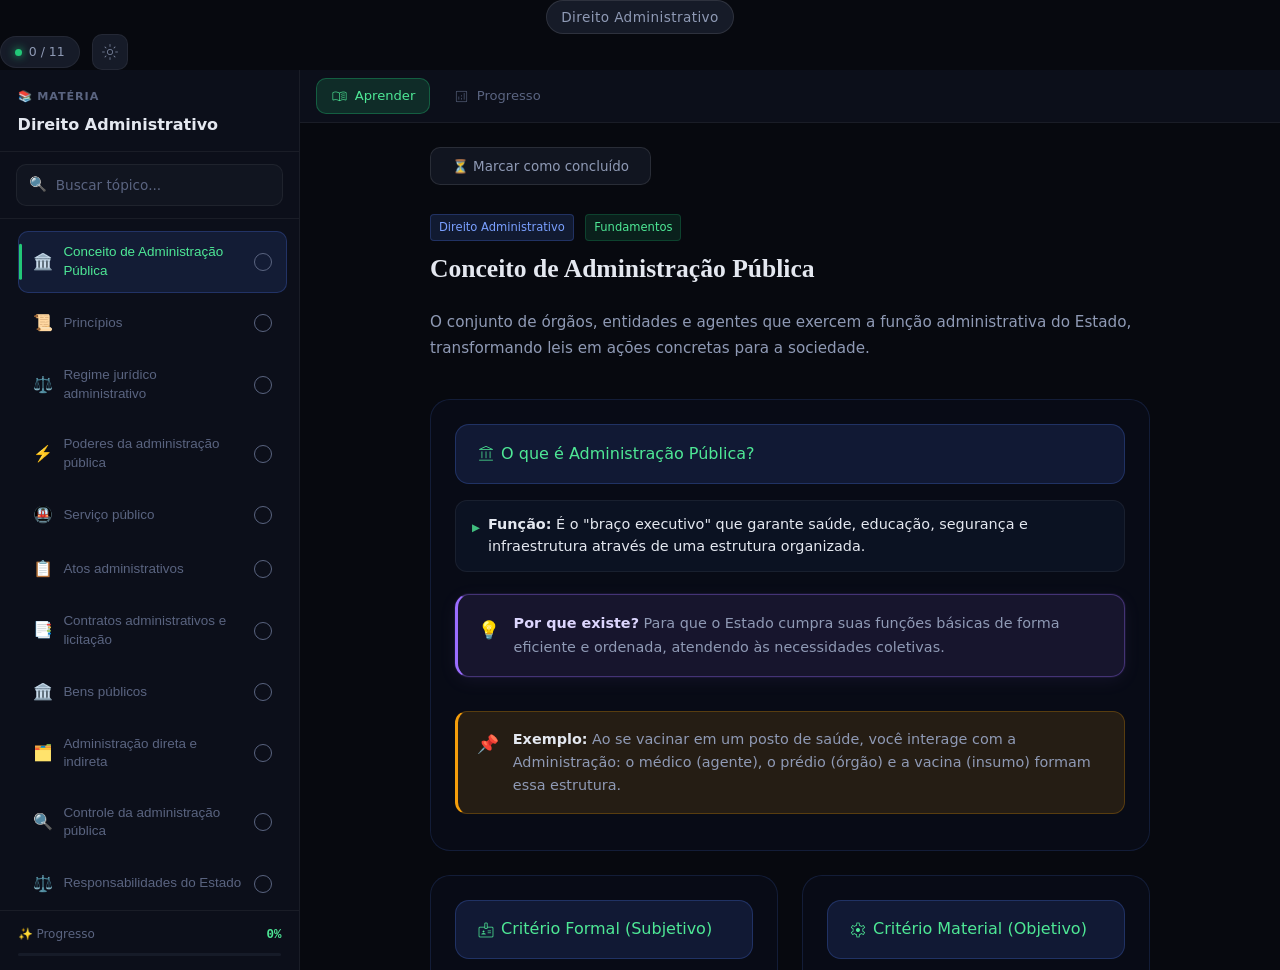
<file: DIREITO_ADMINISTRATIVO/index.html>
<!DOCTYPE html>
<html lang="pt-BR" data-theme="dark">
<head>
  <meta charset="UTF-8" />
  <meta name="viewport" content="width=device-width, initial-scale=1.0, maximum-scale=5.0" />
  <meta name="theme-color" content="#07090f" />
  <title>MV Estudos — Direito Administrativo</title>

  <!-- Ícones -->
  <link href="https://fonts.googleapis.com/css2?family=Material+Symbols+Outlined:opsz,wght,FILL,GRAD@20..48,100..700,0..1,-50..200&display=block" rel="stylesheet" />
  <link rel="stylesheet" href="https://cdnjs.cloudflare.com/ajax/libs/font-awesome/6.5.1/css/all.min.css">
  
  <!-- CSS Responsivo por dispositivo -->
  <link rel="stylesheet" href="./shared/css/styles.css"/>

  <style>
    /* Cor de destaque personalizada por matéria */
    :root { --acc: #22c878; --acc-lt: #4ee896; --acc-glow: rgba(34,200,120,0.16); --acc-border: rgba(34,200,120,0.32); }
  </style>
</head>
<body>

    <div class="topbar-center">
      <span class="topbar-subject-name">Direito Administrativo</span>
    </div>

    <div class="topbar-right">
      <div class="progress-chip" id="top-prog">
        <span class="chip-dot"></span>
        <span class="chip-text">0 / 0 tópicos</span>
      </div>
      <button class="btn-icon" id="btn-theme" title="Alternar tema (T)" aria-label="Alternar tema">
        <span class="material-symbols-outlined" style="font-size:18px">light_mode</span>
      </button>
    </div>
  </header>

  <!-- ══ WORKSPACE ══════════════════════════════════════ -->
  <div class="workspace">

    <!-- SIDEBAR -->
    <aside class="sidebar" id="sidebar" aria-label="Lista de tópicos">

      <div class="sidebar-head">
        <p class="sidebar-head-label">📚 Matéria</p>
        <h2 class="sidebar-head-title">Direito Administrativo</h2>
      </div>

      <div class="sidebar-search-wrap">
        <div class="search-box">
          <span class="search-icon">🔍</span>
          <input
            id="search-input"
            type="search"
            placeholder="Buscar tópico..."
            autocomplete="off"
            aria-label="Buscar tópico"
          />
        </div>
      </div>

      <!-- Topics container -->
      <div class="sidebar-topics" id="sidebar-list" role="list" aria-label="Tópicos">
        <div class="no-results" style="padding:2rem 1rem;text-align:center;color:var(--txt3)">
          <span style="font-size:1.5rem;display:block;margin-bottom:.5rem">⏳</span>
          Carregando tópicos…
        </div>
      </div>

      <div class="sidebar-footer">
        <div class="prog-row">
          <span class="prog-label">✨ Progresso</span>
          <span class="prog-pct" id="prog-pct">0%</span>
        </div>
        <div class="prog-track">
          <div class="prog-fill" id="sidebar-prog-fill" style="width:0%"></div>
        </div>
      </div>

    </aside>

    <!-- MAIN -->
    <main class="main" id="main-content">

      <input type="radio" name="main-tab" id="tab-aprender" class="tab-input" checked />
      <input type="radio" name="main-tab" id="tab-progresso" class="tab-input" />

      <nav class="tabbar" role="tablist">
        <label for="tab-aprender" class="tab-label" role="tab">
          <span class="material-symbols-outlined" style="font-size:17px">menu_book</span>
          Aprender
        </label>
        <label for="tab-progresso" class="tab-label" role="tab">
          <span class="material-symbols-outlined" style="font-size:17px">analytics</span>
          Progresso
        </label>
      </nav>

      <div class="view-area" id="view-area" role="tabpanel">
        <div class="empty-state">
          <div class="empty-icon">🏛️</div>
          <p class="empty-title">Selecione um tópico para começar</p>
          <p class="empty-hint">← Use a barra lateral para navegar</p>
        </div>
      </div>

    </main>
  </div>

  <!-- Botão scroll -->
  <button class="scroll-btn" id="scroll-btn" style="display:none" aria-label="Rolar para baixo">
    <span class="material-symbols-outlined" style="font-size:18px">keyboard_arrow_down</span>
  </button>

  <!-- Mobile toggle -->
  <button class="mobile-toggle" id="mobile-toggle" aria-label="Abrir menu">
    <span class="material-symbols-outlined" style="font-size:22px">menu</span>
  </button>

  <!-- Overlay mobile -->
  <div class="sidebar-overlay" id="sidebar-overlay" aria-hidden="true"></div>

  <!-- ══ SCRIPTS ══════════════════════════════════════════ -->
  <!-- 1. Dados da matéria -->
  <script src="data/data_direito-administrativo.js"></script>
  <!-- 2. App compartilhado -->
  <script src="./shared/js/app.js"></script>
</body>
</html>
</file>
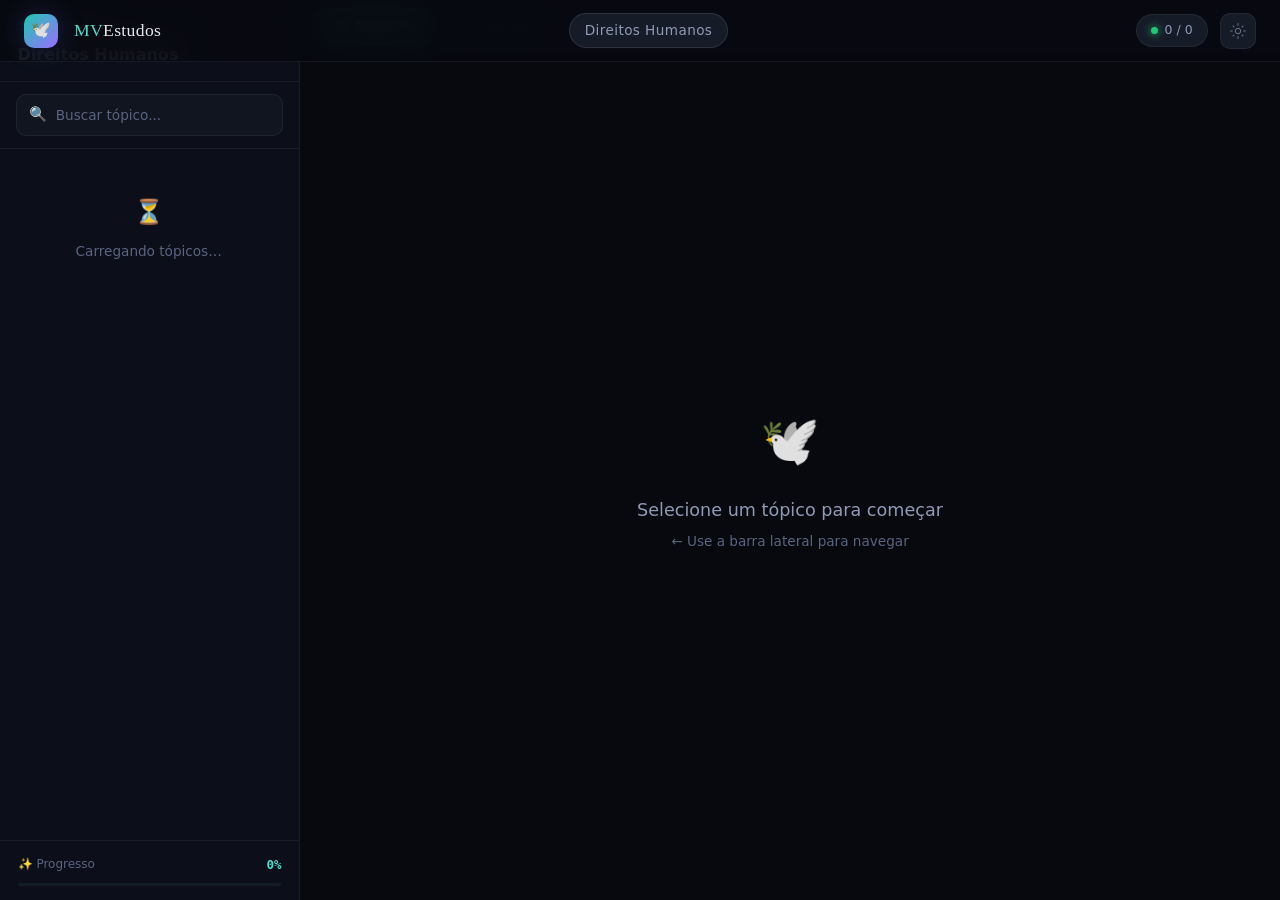
<file: DIREITOS_HUMANOS/index.html>
<!DOCTYPE html>
<html lang="pt-BR" data-theme="dark">
<head>
  <meta charset="UTF-8" />
  <meta name="viewport" content="width=device-width, initial-scale=1.0, maximum-scale=5.0" />
  <meta name="theme-color" content="#07090f" />
  <title>MV Estudos — Direitos Humanos</title>

  <!-- Ícones -->
  <link href="https://fonts.googleapis.com/css2?family=Material+Symbols+Outlined:opsz,wght,FILL,GRAD@20..48,100..700,0..1,-50..200&display=block" rel="stylesheet" />

  <!-- CSS Responsivo por dispositivo -->
  <link rel="stylesheet" href="./shared/css/styles.css" />

  <style>
    /* Cor de destaque personalizada por matéria */
    :root { --acc: #1ec8b0; --acc-lt: #4edcc8; --acc-glow: rgba(30,200,176,0.16); --acc-border: rgba(30,200,176,0.32); }
  </style>
</head>
<body>

  <!-- ══ TOPBAR ══════════════════════════════════════════ -->
  <header class="topbar">
      <div class="logo-icon">🕊️</div>
      <span class="logo-text"><em>MV</em>Estudos</span>


    <div class="topbar-center">
      <span class="topbar-subject-name">Direitos Humanos</span>
    </div>

    <div class="topbar-right">
      <div class="progress-chip" id="top-prog">
        <span class="chip-dot"></span>
        <span class="chip-text">0 / 0 tópicos</span>
      </div>
      <button class="btn-icon" id="btn-theme" title="Alternar tema (T)" aria-label="Alternar tema">
        <span class="material-symbols-outlined" style="font-size:18px">light_mode</span>
      </button>
    </div>
  </header>


  <!-- ══ WORKSPACE ══════════════════════════════════════ -->
  <div class="workspace">

    <!-- SIDEBAR -->
    <aside class="sidebar" id="sidebar" aria-label="Lista de tópicos">

      <div class="sidebar-head">
        <p class="sidebar-head-label">📚 Matéria</p>
        <h2 class="sidebar-head-title">Direitos Humanos</h2>
      </div>

      <div class="sidebar-search-wrap">
        <div class="search-box">
          <span class="search-icon">🔍</span>
          <input
            id="search-input"
            type="search"
            placeholder="Buscar tópico..."
            autocomplete="off"
            aria-label="Buscar tópico"
          />
        </div>
      </div>

      <!-- Glider container — preenchido pelo app.js -->
      <div class="sidebar-topics" id="sidebar-list" role="list" aria-label="Tópicos">
        <div class="no-results" style="padding:2rem 1rem;text-align:center;color:var(--txt3)">
          <span style="font-size:1.5rem;display:block;margin-bottom:.5rem">⏳</span>
          Carregando tópicos…
        </div>
      </div>

      <div class="sidebar-footer">
        <div class="prog-row">
          <span class="prog-label">✨ Progresso</span>
          <span class="prog-pct" id="prog-pct">0%</span>
        </div>
        <div class="prog-track">
          <div class="prog-fill" id="sidebar-prog-fill" style="width:0%"></div>
        </div>
      </div>

    </aside>

    <!-- MAIN -->
    <main class="main" id="main-content">

      <input type="radio" name="main-tab" id="tab-aprender" class="tab-input" checked />
      <input type="radio" name="main-tab" id="tab-progresso" class="tab-input" />

      <nav class="tabbar" role="tablist">
        <label for="tab-aprender" class="tab-label" role="tab">
          <span class="material-symbols-outlined" style="font-size:17px">menu_book</span>
          Aprender
        </label>
        <label for="tab-progresso" class="tab-label" role="tab">
          <span class="material-symbols-outlined" style="font-size:17px">analytics</span>
          Progresso
        </label>
      </nav>

      <div class="view-area" id="view-area" role="tabpanel">
        <div class="empty-state">
          <div class="empty-icon">🕊️</div>
          <p class="empty-title">Selecione um tópico para começar</p>
          <p class="empty-hint">← Use a barra lateral para navegar</p>
        </div>
      </div>

    </main>
  </div>

  <!-- Botão scroll -->
  <button class="scroll-btn" id="scroll-btn" style="display:none" aria-label="Rolar para baixo">
    <span class="material-symbols-outlined" style="font-size:18px">keyboard_arrow_down</span>
  </button>

  <!-- Mobile toggle -->
  <button class="mobile-toggle" id="mobile-toggle" aria-label="Abrir menu">
    <span class="material-symbols-outlined" style="font-size:22px">menu</span>
  </button>

  <!-- Overlay mobile -->
  <div class="sidebar-overlay" id="sidebar-overlay" aria-hidden="true"></div>

  <!-- ══ SCRIPTS ══════════════════════════════════════════ -->
  <!-- 1. Dados da matéria -->
  <script src="data/data_direito-humano.js"></script>
  <!-- 2. App compartilhado -->
  <script src="./shared/js/app.js"></script>

  <!-- 3. Marca a aba ativa no subject-bar -->
  <script>
    (function() {
      var path = location.pathname;
      document.querySelectorAll('.subject-tab').forEach(function(a) {
        if (path.indexOf(a.getAttribute('href').split('/')[1]) !== -1) {
          a.classList.add('active');
        }
      });
    })();
  </script>

</body>
</html>
</file>
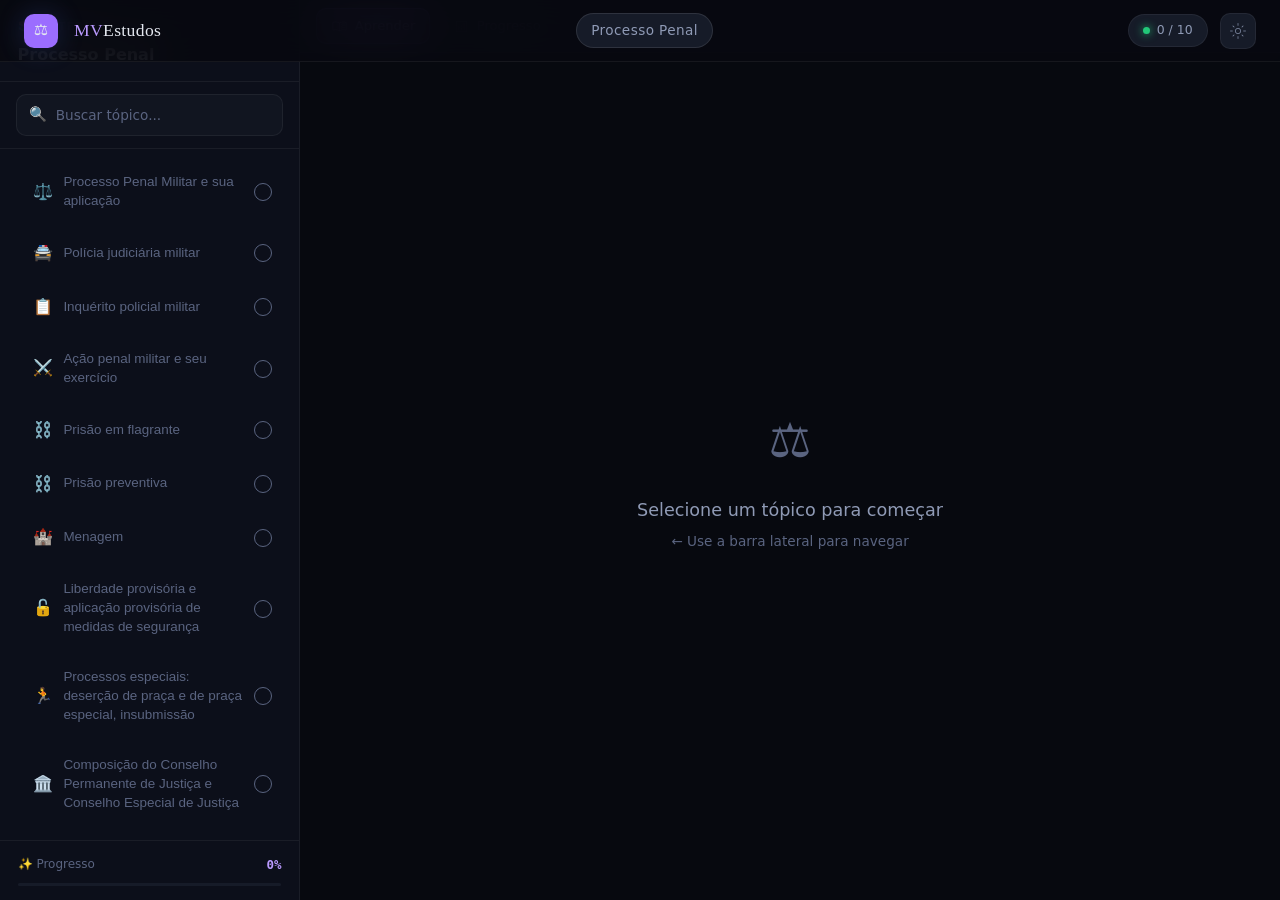
<file: PROCESSO_PENAL/index.html>
<!DOCTYPE html>
<html lang="pt-BR" data-theme="dark">
<head>
  <meta charset="UTF-8" />
  <meta name="viewport" content="width=device-width, initial-scale=1.0, maximum-scale=5.0" />
  <meta name="theme-color" content="#07090f" />
  <title>MV Estudos — Processo Penal</title>

  <!-- Ícones -->
  <link href="https://fonts.googleapis.com/css2?family=Material+Symbols+Outlined:opsz,wght,FILL,GRAD@20..48,100..700,0..1,-50..200&display=block" rel="stylesheet" />

  <!-- CSS Responsivo por dispositivo -->
  <link rel="stylesheet" href="./shared/css/styles.css" />
  

  <style>
    /* Cor de destaque personalizada por matéria */
    :root { --acc: #9b6dff; --acc-lt: #ba9aff; --acc-glow: rgba(155,109,255,0.16); --acc-border: rgba(155,109,255,0.32); }
  </style>
</head>
<body>

  <!-- ══ TOPBAR ══════════════════════════════════════════ -->
  <header class="topbar">
      <div class="logo-icon">⚖️</div>
      <span class="logo-text"><em>MV</em>Estudos</span>

    <div class="topbar-center">
      <span class="topbar-subject-name">Processo Penal</span>
    </div>

    <div class="topbar-right">
      <div class="progress-chip" id="top-prog">
        <span class="chip-dot"></span>
        <span class="chip-text">0 / 0 tópicos</span>
      </div>
      <button class="btn-icon" id="btn-theme" title="Alternar tema (T)" aria-label="Alternar tema">
        <span class="material-symbols-outlined" style="font-size:18px">light_mode</span>
      </button>
    </div>
  </header>

  <!-- ══ WORKSPACE ══════════════════════════════════════ -->
  <div class="workspace">

    <!-- SIDEBAR -->
    <aside class="sidebar" id="sidebar" aria-label="Lista de tópicos">

      <div class="sidebar-head">
        <p class="sidebar-head-label">📚 Matéria</p>
        <h2 class="sidebar-head-title">Processo Penal</h2>
      </div>

      <div class="sidebar-search-wrap">
        <div class="search-box">
          <span class="search-icon">🔍</span>
          <input
            id="search-input"
            type="search"
            placeholder="Buscar tópico..."
            autocomplete="off"
            aria-label="Buscar tópico"
          />
        </div>
      </div>

      <!-- Glider container — preenchido pelo app.js -->
      <div class="sidebar-topics" id="sidebar-list" role="list" aria-label="Tópicos">
        <div class="no-results" style="padding:2rem 1rem;text-align:center;color:var(--txt3)">
          <span style="font-size:1.5rem;display:block;margin-bottom:.5rem">⏳</span>
          Carregando tópicos…
        </div>
      </div>

      <div class="sidebar-footer">
        <div class="prog-row">
          <span class="prog-label">✨ Progresso</span>
          <span class="prog-pct" id="prog-pct">0%</span>
        </div>
        <div class="prog-track">
          <div class="prog-fill" id="sidebar-prog-fill" style="width:0%"></div>
        </div>
      </div>

    </aside>

    <!-- MAIN -->
    <main class="main" id="main-content">

      <input type="radio" name="main-tab" id="tab-aprender" class="tab-input" checked />
      <input type="radio" name="main-tab" id="tab-progresso" class="tab-input" />

      <nav class="tabbar" role="tablist">
        <label for="tab-aprender" class="tab-label" role="tab">
          <span class="material-symbols-outlined" style="font-size:17px">menu_book</span>
          Aprender
        </label>
        <label for="tab-progresso" class="tab-label" role="tab">
          <span class="material-symbols-outlined" style="font-size:17px">analytics</span>
          Progresso
        </label>
      </nav>

      <div class="view-area" id="view-area" role="tabpanel">
        <div class="empty-state">
          <div class="empty-icon">⚖️</div>
          <p class="empty-title">Selecione um tópico para começar</p>
          <p class="empty-hint">← Use a barra lateral para navegar</p>
        </div>
      </div>

    </main>
  </div>

  <!-- Botão scroll -->
  <button class="scroll-btn" id="scroll-btn" style="display:none" aria-label="Rolar para baixo">
    <span class="material-symbols-outlined" style="font-size:18px">keyboard_arrow_down</span>
  </button>

  <!-- Mobile toggle -->
  <button class="mobile-toggle" id="mobile-toggle" aria-label="Abrir menu">
    <span class="material-symbols-outlined" style="font-size:22px">menu</span>
  </button>

  <!-- Overlay mobile -->
  <div class="sidebar-overlay" id="sidebar-overlay" aria-hidden="true"></div>

  <!-- ══ SCRIPTS ══════════════════════════════════════════ -->
  <!-- 1. Dados da matéria -->
  <script src="data/data_processo_penal.js"></script>
  <!-- 2. App compartilhado -->
  <script src="./shared/js/app.js"></script>

  <!-- 3. Marca a aba ativa no subject-bar -->
  <script>
    (function() {
      var path = location.pathname;
      document.querySelectorAll('.subject-tab').forEach(function(a) {
        if (path.indexOf(a.getAttribute('href').split('/')[1]) !== -1) {
          a.classList.add('active');
        }
      });
    })();
  </script>

</body>
</html>
</file>
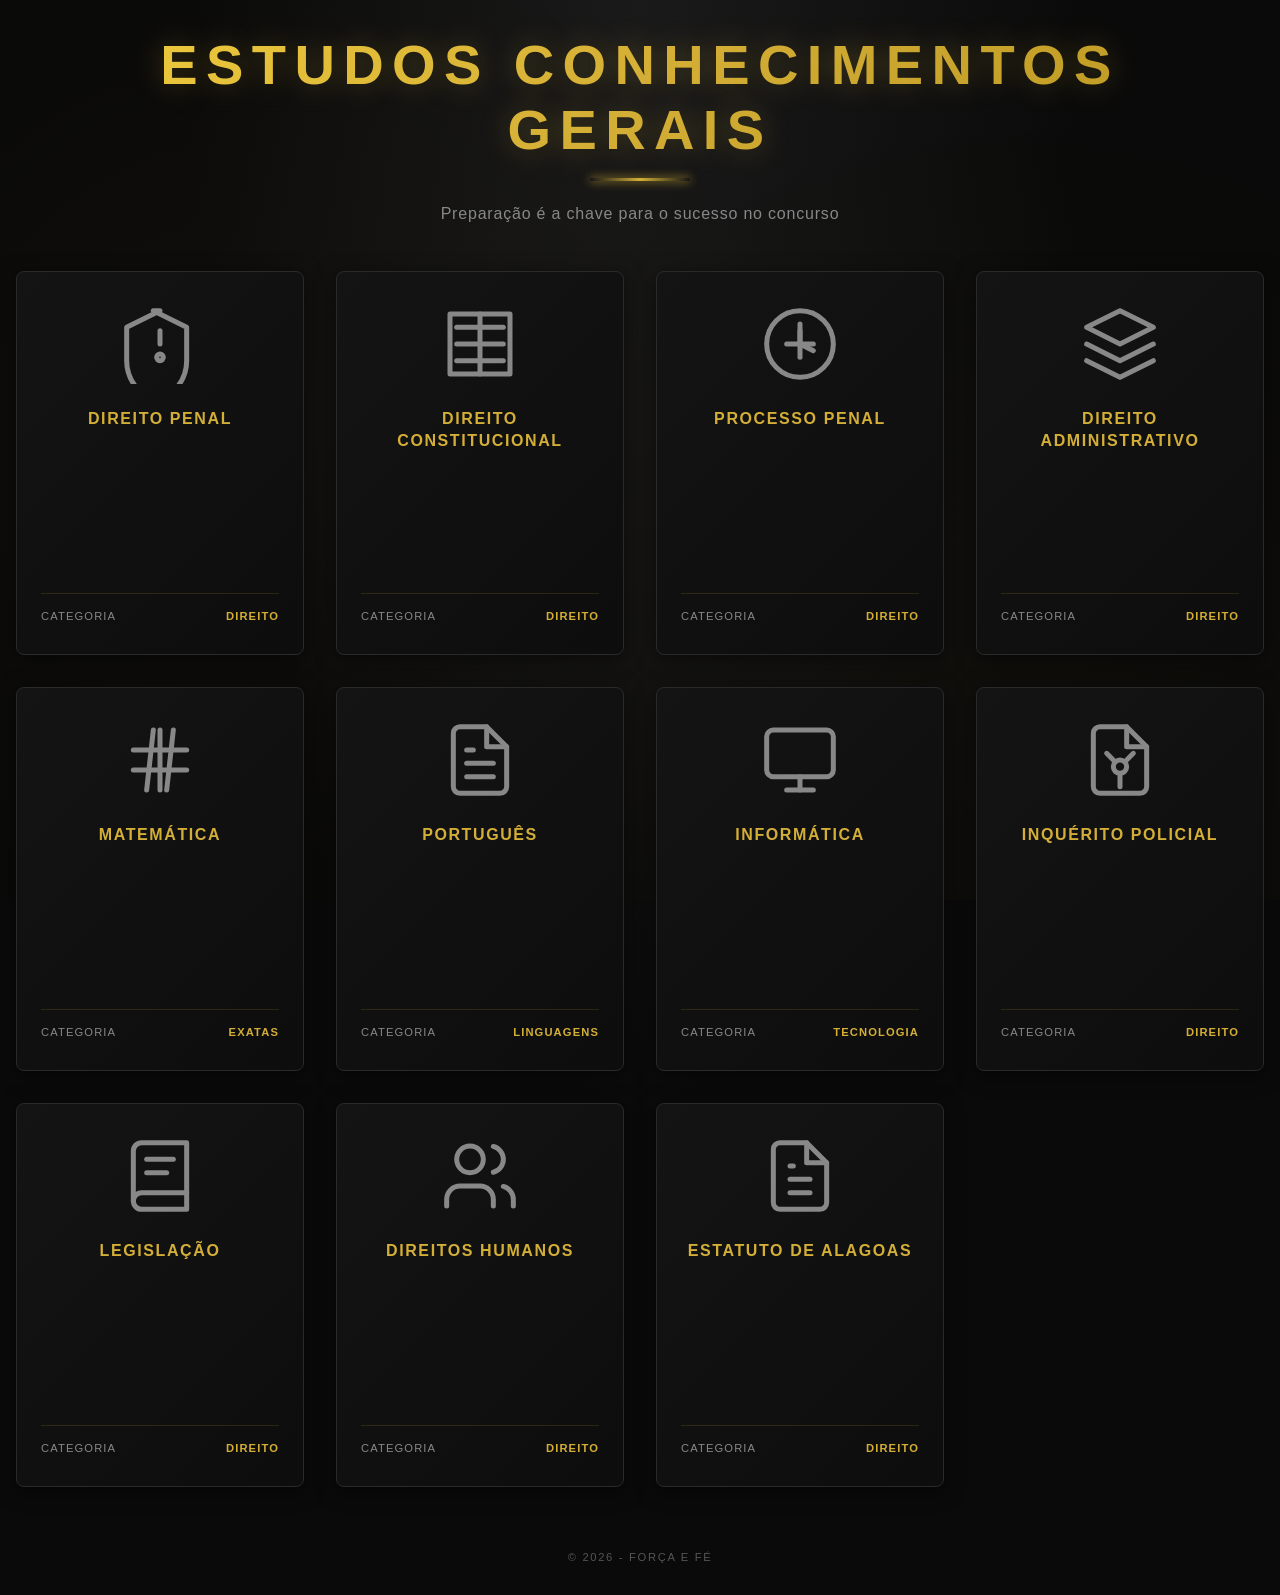
<file: SELECAO.html>
<!DOCTYPE html>
<html lang="pt-BR" data-theme="dark">
<head>
  <meta charset="UTF-8" />
  <meta name="viewport" content="width=device-width, initial-scale=1.0, maximum-scale=5.0, user-scalable=yes, viewport-fit=cover" />
  <meta name="theme-color" content="#4a85f0" />
  <meta name="description" content="MV ESTUDOS" />
  <meta name="apple-mobile-web-app-capable" content="yes" />
  <meta name="apple-mobile-web-app-status-bar-style" content="black-translucent" />
  <meta name="apple-mobile-web-app-title" content="MV ESTUDOS" />
  <meta name="mobile-web-app-capable" content="yes" />
  <meta name="application-name" content="MV ESTUDOS" />
  <meta name="msapplication-TileColor" content="#4a85f0" />
  <meta name="msapplication-config" content="none" />
  <title>CONHECIMENTOS GERAIS</title>
  
  <!-- Preconnect otimizado -->
  <link rel="preconnect" href="https://fonts.googleapis.com" />
  <link rel="preconnect" href="https://fonts.gstatic.com" crossorigin />
  <link rel="dns-prefetch" href="//fonts.googleapis.com" />
  <link rel="dns-prefetch" href="//fonts.gstatic.com" />
  
  <!-- Fonts otimizadas para mobile -->
  <link href="https://fonts.googleapis.com/css2?family=DM+Sans:ital,wght@0,400;0,500;0,600;1,400&family=Syne:wght@600;700&display=swap" rel="stylesheet" />
  <link href="https://fonts.googleapis.com/icon?family=Material+Icons" rel="stylesheet" />
  
  <!-- Resources -->
  <link rel="icon" type="image/png" href="https://88mvcodeup9.github.io/materiageral/Logo.png" />
  <link rel="apple-touch-icon" href="https://88mvcodeup9.github.io/materiageral/Logo.png" />

  
  <style>
        * {
            margin: 0;
            padding: 0;
            box-sizing: border-box;
        }

        :root {
            --gold: #d4af37;
            --gold-light: #f4d03f;
            --gold-dark: #b8941e;
            --bg-dark: #0a0a0a;
            --bg-card: #141414;
            --border: #2a2a2a;
            --text-light: #e8e8e8;
            --text-dim: #888;
        }

        body {
            background: radial-gradient(ellipse at top, #1a1a1a 0%, var(--bg-dark) 50%);
            color: var(--text-light);
            font-family: -apple-system, BlinkMacSystemFont, 'Segoe UI', Roboto, Oxygen, Ubuntu, sans-serif;
            min-height: 100vh;
            padding: 2rem 1rem;
            position: relative;
            overflow-x: hidden;
        }

        body::before {
            content: '';
            position: fixed;
            top: 0;
            left: 0;
            right: 0;
            bottom: 0;
            background-image: 
                radial-gradient(circle at 20% 50%, rgba(212, 175, 55, 0.03) 0%, transparent 50%),
                radial-gradient(circle at 80% 80%, rgba(212, 175, 55, 0.03) 0%, transparent 50%);
            pointer-events: none;
            z-index: 0;
        }

        .container {
            max-width: 1400px;
            margin: 0 auto;
            position: relative;
            z-index: 1;
        }

        .header {
            text-align: center;
            margin-bottom: 3rem;
            animation: fadeInDown 0.8s cubic-bezier(0.16, 1, 0.3, 1);
        }

        .header h1 {
            font-size: clamp(2rem, 6vw, 3.5rem);
            font-weight: 700;
            background: linear-gradient(135deg, var(--gold-light) 0%, var(--gold) 50%, var(--gold-dark) 100%);
            -webkit-background-clip: text;
            -webkit-text-fill-color: transparent;
            background-clip: text;
            letter-spacing: 0.15em;
            text-transform: uppercase;
            margin-bottom: 1rem;
            text-shadow: 0 0 30px rgba(212, 175, 55, 0.3);
        }

        .header-line {
            height: 3px;
            width: 100px;
            background: linear-gradient(90deg, transparent, var(--gold), transparent);
            margin: 0 auto 1.5rem;
            box-shadow: 0 0 10px var(--gold);
        }

        .header p {
            color: var(--text-dim);
            font-size: 1rem;
            font-weight: 300;
            letter-spacing: 0.05em;
        }

        .grid {
            display: grid;
            grid-template-columns: repeat(auto-fill, minmax(280px, 1fr));
            gap: 2rem;
            margin-bottom: 4rem;
        }

        .card-container {
            animation: fadeInUp 0.6s cubic-bezier(0.16, 1, 0.3, 1) forwards;
            opacity: 0;
        }

        .card-container:nth-child(1) { animation-delay: 0.05s; }
        .card-container:nth-child(2) { animation-delay: 0.1s; }
        .card-container:nth-child(3) { animation-delay: 0.15s; }
        .card-container:nth-child(4) { animation-delay: 0.2s; }
        .card-container:nth-child(5) { animation-delay: 0.25s; }
        .card-container:nth-child(6) { animation-delay: 0.3s; }
        .card-container:nth-child(7) { animation-delay: 0.35s; }
        .card-container:nth-child(8) { animation-delay: 0.4s; }
        .card-container:nth-child(9) { animation-delay: 0.45s; }
        .card-container:nth-child(10) { animation-delay: 0.5s; }
        .card-container:nth-child(11) { animation-delay: 0.55s; }
        .card-container:nth-child(12) { animation-delay: 0.6s; }

        .card {
            position: relative;
            width: 100%;
            aspect-ratio: 3/4;
            background: linear-gradient(135deg, var(--bg-card) 0%, #0d0d0d 100%);
            border: 1px solid var(--border);
            border-radius: 8px;
            padding: 2rem 1.5rem;
            cursor: pointer;
            overflow: hidden;
            display: flex;
            flex-direction: column;
            align-items: center;
            justify-content: center;
            gap: 1.5rem;
            transition: all 0.4s cubic-bezier(0.16, 1, 0.3, 1);
            box-shadow: 0 4px 20px rgba(0, 0, 0, 0.5);
        }

        .card::before {
            content: '';
            position: absolute;
            top: 0;
            left: 0;
            right: 0;
            bottom: 0;
            background: radial-gradient(circle at 50% 0%, rgba(212, 175, 55, 0.1) 0%, transparent 70%);
            opacity: 0;
            transition: opacity 0.4s ease;
        }

        .card:hover::before {
            opacity: 1;
        }

        .card:hover {
            transform: translateY(-8px);
            border-color: var(--gold);
            box-shadow: 
                0 8px 30px rgba(0, 0, 0, 0.6),
                0 0 40px rgba(212, 175, 55, 0.2),
                inset 0 1px 0 rgba(212, 175, 55, 0.2);
        }

        .card-corner {
            position: absolute;
            width: 12px;
            height: 12px;
            border: 2px solid var(--gold);
            opacity: 0;
            transition: all 0.4s cubic-bezier(0.16, 1, 0.3, 1);
        }

        .card:hover .card-corner {
            opacity: 0.8;
            width: 16px;
            height: 16px;
        }

        .corner-tl { top: 8px; left: 8px; border-right: none; border-bottom: none; }
        .corner-tr { top: 8px; right: 8px; border-left: none; border-bottom: none; }
        .corner-bl { bottom: 8px; left: 8px; border-right: none; border-top: none; }
        .corner-br { bottom: 8px; right: 8px; border-left: none; border-top: none; }

        .card-icon {
            width: 80px;
            height: 80px;
            display: flex;
            align-items: center;
            justify-content: center;
            position: relative;
            z-index: 2;
            transition: all 0.4s cubic-bezier(0.16, 1, 0.3, 1);
        }

        .card-icon svg {
            width: 100%;
            height: 100%;
            stroke: var(--text-dim);
            fill: none;
            stroke-width: 1.5;
            transition: all 0.4s cubic-bezier(0.16, 1, 0.3, 1);
            filter: drop-shadow(0 0 0 transparent);
        }

        .card:hover .card-icon {
            transform: scale(1.1) translateY(-4px);
        }

        .card:hover .card-icon svg {
            stroke: var(--gold);
            filter: drop-shadow(0 0 12px rgba(212, 175, 55, 0.6));
        }

        .card-title {
            font-size: 1rem;
            font-weight: 600;
            text-transform: uppercase;
            letter-spacing: 0.1em;
            color: var(--gold);
            text-align: center;
            transition: all 0.3s ease;
            z-index: 2;
            line-height: 1.4;
        }

        .card:hover .card-title {
            color: var(--gold-light);
            text-shadow: 0 0 20px rgba(212, 175, 55, 0.4);
        }

        .card-details {
            width: 100%;
            border-top: 1px solid rgba(212, 175, 55, 0.15);
            padding-top: 1rem;
            margin-top: auto;
            z-index: 2;
        }

        .card-stat {
            display: flex;
            justify-content: space-between;
            font-size: 0.7rem;
            text-transform: uppercase;
            letter-spacing: 0.1em;
            color: var(--text-dim);
        }

        .card-stat span:last-child {
            color: var(--gold);
            font-weight: 600;
        }

        .footer {
            text-align: center;
            color: var(--text-dim);
            font-size: 0.7rem;
            text-transform: uppercase;
            letter-spacing: 0.15em;
            margin-top: 4rem;
            opacity: 0.6;
        }

        .footer p {
            margin-top: 0.5rem;
        }

        @keyframes fadeInDown {
            from {
                opacity: 0;
                transform: translateY(-30px);
            }
            to {
                opacity: 1;
                transform: translateY(0);
            }
        }

        @keyframes fadeInUp {
            from {
                opacity: 0;
                transform: translateY(20px) scale(0.95);
            }
            to {
                opacity: 1;
                transform: translateY(0) scale(1);
            }
        }

        @media (max-width: 768px) {
            body {
                padding: 1.5rem 1rem;
            }
            
            .grid {
                grid-template-columns: repeat(auto-fill, minmax(240px, 1fr));
                gap: 1.5rem;
            }

            .card {
                padding: 1.5rem 1rem;
            }

            .card-icon {
                width: 64px;
                height: 64px;
            }
        }
    </style>
</head>
<body>
    <div class="container">
        <div class="header">
            <h1>Estudos CONHECIMENTOS GERAIS</h1>
            <div class="header-line"></div>
            <p>Preparação é a chave para o sucesso no concurso</p>
        </div>

        <div class="grid" id="cardsGrid"></div>

        <footer class="footer">
            <p>&copy; <span id="year"></span> - Força e fé</p>
        </footer>
    </div>

    <script>
        const subjects = [
         
            {
                id: "direito-penal",
                name: "Direito Penal",
                icon: `<svg viewBox="0 0 24 24" fill="none" stroke="currentColor" stroke-width="2" stroke-linecap="round" stroke-linejoin="round">
                    <path d="M12 2L2 7v10c0 5.55 3.84 10.74 9 12 5.16-1.26 9-6.45 9-12V7l-10-5z"/>
                    <path d="M12 8v4"/>
                    <circle cx="12" cy="16" r="1"/>
                </svg>`,
                url: "https://88mvcodeup9.github.io/CONCURSO-POLICIA/DIREITO_PENAL/",
                category: "Direito"
            },
            {
                id: "direito-constitucional",
                name: "Direito Constitucional",
                icon: `<svg viewBox="0 0 24 24" fill="none" stroke="currentColor" stroke-width="2" stroke-linecap="round" stroke-linejoin="round">
                    <path d="M12 3v18"/>
                    <path d="M5 7h14"/>
                    <path d="M5 12h14"/>
                    <path d="M5 17h14"/>
                    <path d="M3 3h18v18H3z"/>
                </svg>`,
                url: "https://88mvcodeup9.github.io/CONCURSO-POLICIA/DIREITO_CONSTITUCIONAL/",
                category: "Direito"
            },
             {
                id: "direito-processo-penal",
                name: "Processo Penal",
                icon: `<svg viewBox="0 0 24 24" fill="none" stroke="currentColor" stroke-width="2" stroke-linecap="round" stroke-linejoin="round">
                    <circle cx="12" cy="12" r="10"/>
                    <path d="M12 6v6l4 2"/>
                    <path d="M8 12h8"/>
                    <path d="M12 8v8"/>
                </svg>`,
                url: "https://88mvcodeup9.github.io/CONCURSO-POLICIA/PROCESSO_PENAL/",
                category: "Direito"
            },
            {
                id: "direito-administrativo",
                name: "Direito Administrativo",
                icon: `<svg viewBox="0 0 24 24" fill="none" stroke="currentColor" stroke-width="2" stroke-linecap="round" stroke-linejoin="round">
                    <path d="M12 2L2 7l10 5 10-5-10-5z"/>
                    <path d="M2 17l10 5 10-5"/>
                    <path d="M2 12l10 5 10-5"/>
                </svg>`,
                url: "https://88mvcodeup9.github.io/CONCURSO-POLICIA/DIREITO_ADMINISTRATIVO/",
                category: "Direito"
            },
            {
                id: "matematica",
                name: "Matemática",
                icon: `<svg viewBox="0 0 24 24" fill="none" stroke="currentColor" stroke-width="2" stroke-linecap="round" stroke-linejoin="round">
                    <line x1="4" y1="9" x2="20" y2="9"/>
                    <line x1="4" y1="15" x2="20" y2="15"/>
                    <line x1="10" y1="3" x2="8" y2="21"/>
                    <line x1="16" y1="3" x2="14" y2="21"/>
                    <line x1="12" y1="3" x2="12" y2="21"/>
                </svg>`,
                url: "https://88mvcodeup9.github.io/materiageral/MATEMATICA/",
                category: "Exatas"
            },
            {
                id: "portugues",
                name: "Português",
                icon: `<svg viewBox="0 0 24 24" fill="none" stroke="currentColor" stroke-width="2" stroke-linecap="round" stroke-linejoin="round">
                    <path d="M14 2H6a2 2 0 0 0-2 2v16a2 2 0 0 0 2 2h12a2 2 0 0 0 2-2V8z"/>
                    <polyline points="14 2 14 8 20 8"/>
                    <line x1="16" y1="13" x2="8" y2="13"/>
                    <line x1="16" y1="17" x2="8" y2="17"/>
                    <polyline points="10 9 9 9 8 9"/>
                </svg>`,
                url: "https://88mvcodeup9.github.io/materiageral/PORTUGU%C3%8AS/",
                category: "Linguagens"
            },
            {
                id: "informatica",
                name: "Informática",
                icon: `<svg viewBox="0 0 24 24" fill="none" stroke="currentColor" stroke-width="2" stroke-linecap="round" stroke-linejoin="round">
                    <rect x="2" y="3" width="20" height="14" rx="2"/>
                    <line x1="8" y1="21" x2="16" y2="21"/>
                    <line x1="12" y1="17" x2="12" y2="21"/>
                </svg>`,
                url: "https://88mvcodeup9.github.io/CONCURSO-POLICIA/INFORMÁTICA/",
                category: "Tecnologia"
            },

                        {
                id: "inquerito-policial",
                name: "INQUÉRITO POLICIAL",
                icon: `<svg viewBox="0 0 24 24" fill="none" stroke="currentColor" stroke-width="2" stroke-linecap="round" stroke-linejoin="round">
                    <path d="M14 2H6a2 2 0 0 0-2 2v16a2 2 0 0 0 2 2h12a2 2 0 0 0 2-2V8z"/>
                    <polyline points="14 2 14 8 20 8"/>
                    <circle cx="12" cy="14" r="2"/>
                    <path d="M12 16v4"/>
                    <path d="M10 12l-2-2"/>
                    <path d="M14 12l2-2"/>
                </svg>`,
                url: "https://88mvcodeup9.github.io/CONCURSO-POLICIA/INQUERITO__POLICIAL/",
                category: "Direito"
            },

            {
                id: "legislacao-especifica",
                name: "Legislação",
                icon: `<svg viewBox="0 0 24 24" fill="none" stroke="currentColor" stroke-width="2" stroke-linecap="round" stroke-linejoin="round">
                    <path d="M4 19.5A2.5 2.5 0 0 1 6.5 17H20"/>
                    <path d="M6.5 2H20v20H6.5A2.5 2.5 0 0 1 4 19.5v-15A2.5 2.5 0 0 1 6.5 2z"/>
                    <path d="M8 7h8"/>
                    <path d="M8 11h6"/>
                </svg>`,
                url: "https://88mvcodeup9.github.io/CONCURSO-POLICIA/LEGISLA%C3%87%C3%83O/",
                category: "Direito"
            },
               {
                id: "direitos-humanos",
                name: "Direitos Humanos",
                icon: `<svg viewBox="0 0 24 24" fill="none" stroke="currentColor" stroke-width="2" stroke-linecap="round" stroke-linejoin="round">
                    <path d="M16 21v-2a4 4 0 0 0-4-4H6a4 4 0 0 0-4 4v2"/>
                    <circle cx="9" cy="7" r="4"/>
                    <path d="M22 21v-2a4 4 0 0 0-3-3.87"/>
                    <path d="M16 3.13a4 4 0 0 1 0 7.75"/>
                </svg>`,
                url: "https://88mvcodeup9.github.io/CONCURSO-POLICIA/DIREITOS_HUMANOS/",
                category: "Direito"
            },
                           {
                id: "estatuto-alagoas",
                name: "Estatuto de Alagoas",
                icon: `<svg viewBox="0 0 24 24" fill="none" stroke="currentColor" stroke-width="2" stroke-linecap="round" stroke-linejoin="round">
                    <path d="M14 2H6a2 2 0 0 0-2 2v16a2 2 0 0 0 2 2h12a2 2 0 0 0 2-2V8z"/>
                    <polyline points="14 2 14 8 20 8"/>
                    <path d="M9 13h6"/>
                    <path d="M9 17h6"/>
                    <path d="M9 9h1"/>
                </svg>`,
                url: "https://88mvcodeup9.github.io/CONCURSO-POLICIA/ESTATUTO_ALAGOAS/",
                category: "Direito"
            }

        ];

        function createCard(subject) {
            return `
                <div class="card-container">
                    <div class="card" onclick="window.open('${subject.url}', '_blank')">
                        <div class="card-corner corner-tl"></div>
                        <div class="card-corner corner-tr"></div>
                        <div class="card-corner corner-bl"></div>
                        <div class="card-corner corner-br"></div>
                        
                        <div class="card-icon">${subject.icon}</div>
                        <div class="card-title">${subject.name}</div>
                        <div class="card-details">
                            <div class="card-stat">
                                <span>Categoria</span>
                                <span>${subject.category}</span>
                            </div>
                        </div>
                    </div>
                </div>
            `;
        }

        const grid = document.getElementById('cardsGrid');
        grid.innerHTML = subjects.map(subject => createCard(subject)).join('');
        document.getElementById('year').textContent = new Date().getFullYear();
    </script>
</body>
</html>
</file>
<file: DIREITO_ADMINISTRATIVO/shared/css/styles.css>
/* ── BASE TOKENS (Desktop default) ── */
:root {
  --bg0:    #07090f;
  --bg1:    #0c0f1a;
  --bg2:    #111520;
  --bg3:    #161b28;
  --bg4:    #1d2335;
  --bghov:  #222840;

  --txt:    #e4e8f0;
  --txt2:   #8f9ab5;
  --txt3:   #5a6480;

  --acc:    #4f7ef8;
  --acc-lt: #7aa0ff;
  --acc-glow: rgba(79,126,248,0.18);
  --acc-border: rgba(79,126,248,0.35);

  --green:  #22c878;
  --gold:   #f5b731;
  --rose:   #f4546a;
  --purple: #9b6dff;
  --teal:   #1ec8b0;

  --border: rgba(255,255,255,0.06);
  --border2: rgba(255,255,255,0.1);

  --r-xs: 6px;
  --r-sm: 10px;
  --r-md: 14px;
  --r-lg: 18px;
  --r-xl: 24px;

  --topbar-h: 62px;
  --subbar-h: 58px;
  --sidebar-w: 300px;

  --sh-sm: 0 2px 8px rgba(0,0,0,.45);
  --sh-md: 0 6px 20px rgba(0,0,0,.55);
  --sh-lg: 0 12px 40px rgba(0,0,0,.65);
  --sh-glow: 0 0 28px rgba(79,126,248,0.2);

  --ease: cubic-bezier(.16,1,.3,1);
  --spring: cubic-bezier(.34,1.56,.64,1);
  --t-fast: .14s var(--ease);
  --t-med:  .28s var(--ease);
  --t-slow: .45s var(--ease);

  --font: 'DM Sans', system-ui, sans-serif;
  --font-mono: 'DM Mono', 'Fira Code', monospace;
  --font-display: 'Playfair Display', Georgia, serif;
}

[data-theme="light"] {
  --bg0:    #f0f2f8;
  --bg1:    #f8f9fc;
  --bg2:    #ffffff;
  --bg3:    #eef0f6;
  --bg4:    #e5e8f2;
  --bghov:  #dde1ee;
  --txt:    #1a1f30;
  --txt2:   #4a5275;
  --txt3:   #8891b2;
  --border: rgba(0,0,0,0.06);
  --border2: rgba(0,0,0,0.10);
  --sh-sm: 0 2px 8px rgba(0,0,0,.08);
  --sh-md: 0 6px 20px rgba(0,0,0,.10);
}

/* ── RESET ── */
*,*::before,*::after { box-sizing:border-box; margin:0; padding:0; }
html { scroll-behavior:smooth; }
body {
  font-family: var(--font);
  background: var(--bg0);
  color: var(--txt);
  line-height: 1.65;
  -webkit-font-smoothing: antialiased;
  min-height: 100vh;
  overflow-x: hidden;
  overflow-y: auto;
}

/* ── TOPBAR ── */
.topbar {
  position: fixed; top:0; left:0; right:0; z-index:100;
  height: var(--topbar-h);
  background: rgba(7,9,15,.88);
  backdrop-filter: blur(20px);
  border-bottom: 1px solid var(--border);
  display: flex; align-items: center;
  padding: 0 1.5rem;
  gap: 1rem;
}

.topbar-logo {
  display: flex; align-items: center; gap: .7rem;
  text-decoration: none;
}
.logo-icon {
  width: 34px; height: 34px;
  background: linear-gradient(135deg, var(--acc), var(--purple));
  border-radius: var(--r-sm);
  display: flex; align-items: center; justify-content: center;
  font-size: 1rem;
  box-shadow: var(--sh-glow);
  flex-shrink: 0;
}
.logo-text {
  font-family: var(--font-display);
  font-size: 1.1rem;
  color: var(--txt);
  letter-spacing: .02em;
}
.logo-text em { font-style: normal; color: var(--acc-lt); }

.topbar-center {
  flex: 1;
  display: flex; align-items: center; justify-content: center;
}
.topbar-subject-name {
  font-size: .85rem;
  font-weight: 500;
  color: var(--txt2);
  background: var(--bg3);
  border: 1px solid var(--border2);
  padding: .3rem .9rem;
  border-radius: var(--r-xl);
  letter-spacing: .03em;
}

.topbar-right {
  display: flex; align-items: center; gap: .75rem;
  margin-left: auto;
}

.progress-chip {
  display: flex; align-items: center; gap: .4rem;
  background: var(--bg3);
  border: 1px solid var(--border);
  border-radius: var(--r-xl);
  padding: .3rem .9rem;
  font-size: .78rem;
  color: var(--txt2);
  font-weight: 500;
}
.progress-chip .chip-dot {
  width: 7px; height: 7px;
  border-radius: 50%;
  background: var(--green);
  box-shadow: 0 0 8px var(--green);
}

.btn-icon {
  width: 36px; height: 36px;
  border-radius: var(--r-sm);
  background: var(--bg3);
  border: 1px solid var(--border);
  color: var(--txt2);
  display: flex; align-items: center; justify-content: center;
  cursor: pointer;
  font-size: 1.1rem;
  transition: var(--t-fast);
}
.btn-icon:hover { background: var(--bghov); color: var(--txt); border-color: var(--border2); }

/* ── SUBJECT NAV BAR ── */
.subject-bar {
  position: fixed;
  top: var(--topbar-h); left: 0; right: 0; z-index: 90;
  height: var(--subbar-h);
  background: rgba(11,14,26,.9);
  backdrop-filter: blur(16px);
  border-bottom: 1px solid var(--border);
  display: flex; align-items: center;
  padding: 0 1.25rem;
  gap: .5rem;
  overflow-x: auto;
  scrollbar-width: none;
}
.subject-bar::-webkit-scrollbar { display: none; }

.subject-tab {
  display: flex; align-items: center; gap: .5rem;
  padding: .45rem 1rem;
  border-radius: var(--r-sm);
  border: 1px solid transparent;
  background: transparent;
  color: var(--txt3);
  font-family: var(--font);
  font-size: .82rem;
  font-weight: 500;
  cursor: pointer;
  white-space: nowrap;
  transition: var(--t-fast);
  text-decoration: none;
}
.subject-tab:hover {
  background: var(--bg3);
  color: var(--txt2);
  border-color: var(--border);
}
.subject-tab.active {
  background: var(--acc-glow);
  border-color: var(--acc-border);
  color: var(--acc-lt);
}
.subject-tab .tab-icon { font-size: 1rem; }


/* ── WORKSPACE LAYOUT ── */
.workspace {
  display: flex;
  height: 100dvh;
  overflow: hidden;
}

/* ── SIDEBAR ── */
.sidebar {
  width: var(--sidebar-w);
  flex-shrink: 0;
  background: var(--bg1);
  border-right: 1px solid var(--border);
  display: flex;
  flex-direction: column;
  height: 100%;
  overflow: hidden;
}

.sidebar-head {
  padding: 1.1rem 1.1rem .8rem;
  border-bottom: 1px solid var(--border);
  flex-shrink: 0;
}
.sidebar-head-label {
  font-size: .7rem;
  font-weight: 600;
  letter-spacing: .08em;
  text-transform: uppercase;
  color: var(--txt3);
  margin-bottom: .35rem;
}
.sidebar-head-title {
  font-size: 1rem;
  font-weight: 600;
  color: var(--txt);
}

/* ── SEARCH ── */
.sidebar-search-wrap {
  padding: .75rem 1rem;
  border-bottom: 1px solid var(--border);
  flex-shrink: 0;
}
.search-box {
  display: flex; align-items: center; gap: .55rem;
  background: var(--bg2);
  border: 1px solid var(--border);
  border-radius: var(--r-sm);
  padding: .5rem .75rem;
  transition: var(--t-fast);
}
.search-box:focus-within {
  border-color: var(--acc-border);
  box-shadow: 0 0 0 3px var(--acc-glow);
}
.search-box input {
  flex: 1;
  background: none;
  border: none;
  outline: none;
  color: var(--txt);
  font-family: var(--font);
  font-size: .85rem;
}
.search-box input::placeholder { color: var(--txt3); }
.search-icon { color: var(--txt3); font-size: .9rem; flex-shrink: 0; }

/* ── TOPICS LIST ── */
.sidebar-topics {
  flex: 1;
  overflow-y: auto;
  padding: .75rem .75rem .75rem .65rem;
  scrollbar-width: thin;
  scrollbar-color: var(--bg4) transparent;
}
.sidebar-topics::-webkit-scrollbar { width: 4px; }
.sidebar-topics::-webkit-scrollbar-thumb { background: var(--bg4); border-radius: 4px; }

.topics-list {
  display: flex;
  flex-direction: column;
  gap: .4rem;
  padding-left: .5rem;
}

.topic-btn {
  display: flex;
  align-items: center;
  gap: .65rem;
  padding: .72rem .9rem .72rem .85rem;
  color: var(--txt3);
  background: transparent;
  border: 1px solid transparent;
  border-radius: var(--r-sm);
  font-size: .84rem;
  font-weight: 450;
  line-height: 1.4;
  transition: all var(--t-fast);
  position: relative;
  z-index: 1;
  user-select: none;
  word-break: break-word;
  cursor: pointer;
  text-align: left;
  width: 100%;
}
.topic-btn:hover {
  color: var(--txt2);
  background: var(--bg3);
}
.topic-btn.active {
  color: var(--acc-lt);
  font-weight: 500;
  background: rgba(79,126,248,0.12);
  border-color: rgba(79,126,248,0.25);
}
.topic-btn .topic-icon { font-size: 1rem; flex-shrink: 0; }
.topic-btn .topic-lbl { flex: 1; }
.topic-btn .topic-check {
  margin-left: auto;
  flex-shrink: 0;
  width: 18px;
  height: 18px;
  border-radius: 50%;
  border: 1.5px solid var(--txt3);
  display: flex;
  align-items: center;
  justify-content: center;
  font-size: .65rem;
  transition: var(--t-fast);
}
.topic-btn.is-done .topic-check {
  background: var(--green);
  border-color: var(--green);
  color: #fff;
}
.topic-btn .active-indicator {
  position: absolute;
  left: 0;
  top: 50%;
  transform: translateY(-50%);
  width: 3px;
  height: 60%;
  background: var(--acc);
  border-radius: 2px;
}

/* ── PROGRESS FOOTER ── */
.sidebar-footer {
  padding: .85rem 1.1rem;
  border-top: 1px solid var(--border);
  flex-shrink: 0;
}
.prog-row {
  display: flex; align-items: center; justify-content: space-between;
  margin-bottom: .5rem;
}
.prog-label { font-size: .75rem; color: var(--txt3); font-weight: 500; }
.prog-pct { font-size: .78rem; color: var(--acc-lt); font-weight: 600; font-family: var(--font-mono); }
.prog-track {
  height: 3px;
  background: var(--bg3);
  border-radius: 99px;
  overflow: hidden;
}
.prog-fill {
  height: 100%;
  background: linear-gradient(90deg, var(--acc), var(--teal));
  border-radius: 99px;
  transition: width .5s var(--ease);
}

/* ── MAIN CONTENT ── */
.main {
  flex: 1;
  display: flex;
  flex-direction: column;
  overflow: hidden;
  background: var(--bg0);
}

.tabbar {
  display: flex;
  gap: .5rem;
  padding: .5rem 1rem;
  background: var(--bg1);
  border-bottom: 1px solid var(--border);
  flex-shrink: 0;
}
.tab-input { display: none; }
.tab-label {
  display: flex; align-items: center; gap: .45rem;
  padding: .4rem .85rem;
  border-radius: var(--r-sm);
  background: transparent;
  border: 1px solid transparent;
  color: var(--txt3);
  font-size: .82rem;
  font-weight: 500;
  cursor: pointer;
  transition: var(--t-fast);
}
.tab-label:hover { background: var(--bg3); color: var(--txt2); }
.tab-label.active {
  background: var(--acc-glow);
  border-color: var(--acc-border);
  color: var(--acc-lt);
}

.view-area {
  flex: 1;
  overflow-y: auto;
  padding: 1.5rem 2rem;
  scrollbar-width: thin;
  scrollbar-color: var(--bg4) transparent;
}
.view-area::-webkit-scrollbar { width: 6px; }
.view-area::-webkit-scrollbar-thumb { background: var(--bg4); border-radius: 6px; }

.empty-state {
  display: flex;
  flex-direction: column;
  align-items: center;
  justify-content: center;
  height: 100%;
  text-align: center;
  color: var(--txt3);
}
.empty-icon { font-size: 3rem; margin-bottom: 1rem; }
.empty-title { font-size: 1.1rem; color: var(--txt2); margin-bottom: .3rem; }
.empty-hint { font-size: .85rem; }

/* ── MOBILE TOGGLE ── */
.mobile-toggle {
  position: fixed;
  top: calc(var(--topbar-h) + var(--subbar-h) + -3rem); /* antes era 1.1rem */
  left: 1rem;
  z-index: 160;
  width: 44px; height: 44px;
  border-radius: 50%;
  background: var(--bg3);
  border: 1px solid var(--border2);
  color: var(--txt2);
  font-size: 1.1rem;
  cursor: pointer;
  display: flex; align-items: center; justify-content: center;
  box-shadow: var(--sh-md);
  transition: var(--t-fast);
}

.mobile-toggle:hover { background: var(--bghov); color: var(--txt); }

.sidebar-overlay {
  position: fixed;
  inset: 0;
  background: rgba(0,0,0,.5);
  z-index: 140;
  opacity: 0;
  pointer-events: none;
  transition: opacity .3s var(--ease);
}

.sidebar-overlay.active { opacity: 1; pointer-events: auto; }


/* ── CONTENT STYLES ── */
.topic-content {
  max-width: 720px;
  margin: 0 auto;
}
.topic-content h1 {
  font-family: var(--font-display);
  font-size: 1.6rem;
  color: var(--txt);
  margin-bottom: 1.25rem;
}
.topic-content h2 {
  font-size: 1.15rem;
  color: var(--txt);
  margin: 1.5rem 0 .75rem;
}
.topic-content p {
  font-size: .95rem;
  color: var(--txt2);
  line-height: 1.7;
  margin-bottom: .85rem;
}
.topic-content ul, .topic-content ol {
  margin-bottom: .85rem;
  padding-left: 1.25rem;
}
.topic-content li {
  font-size: .95rem;
  color: var(--txt2);
  line-height: 1.65;
  margin-bottom: .35rem;
}
.topic-content strong { color: var(--txt); font-weight: 600; }
.topic-content em { color: var(--txt3); font-style: italic; }
.topic-content code {
  background: var(--bg3);
  padding: .15rem .4rem;
  border-radius: 4px;
  font-family: var(--font-mono);
  font-size: .85rem;
  color: var(--acc-lt);
}

/* ── TAGS ── */
.tag {
  display: inline-block;
  padding: .2rem .5rem;
  border-radius: 4px;
  font-size: .72rem;
  font-weight: 500;
  margin-right: .4rem;
  margin-bottom: .4rem;
}
.tag-b { background: rgba(79,126,248,.15); color: #7aa0ff; border: 1px solid rgba(79,126,248,.25); }
.tag-g { background: rgba(34,200,120,.12); color: #4ee896; border: 1px solid rgba(34,200,120,.2); }
.tag-r { background: rgba(244,84,106,.12); color: #ff8096; border: 1px solid rgba(244,84,106,.2); }
.tag-y { background: rgba(245,183,49,.12); color: #ffd166; border: 1px solid rgba(245,183,49,.2); }

/* ── ORGANIZED CARD LAYOUT ── */
.lex-block { display: flex; flex-direction: column; gap: 1.5rem; }

/* Grid para múltiplas seções lado a lado - DESKTOP */
.lex-cols {
  display: grid;
  grid-template-columns: repeat(2, 1fr);
  gap: 1.5rem;
}

/* Esconder elementos de menu lateral (desktop only) */
@media (min-width: 1025px) {
  .lex-cols-toggle,
  .lex-cols-overlay,
  .mobile-toggle,
  .sidebar-overlay {
    display: none !important;
  }
}

/* Container principal de seção */
.lex-section-container {
  background: rgba(10, 14, 28, 0.6);
  border: 1px solid rgba(79, 126, 248, 0.15);
  border-radius: 20px;
  padding: 1.5rem;
  display: flex;
  flex-direction: column;
  gap: .6rem;
}

/* Título principal da seção */
.lex-section-title {
  background: rgba(20, 30, 60, 0.8);
  border: 1px solid rgba(79, 126, 248, 0.25);
  border-radius: 14px;
  padding: 1.1rem 1.25rem;
  font-size: 1rem;
  font-weight: 500;
  color: var(--acc-lt);
  line-height: 1.4;
  margin-bottom: .4rem;
}

/* Itens expansíveis */
.lex-expandable-item {
  display: flex;
  align-items: flex-start;
  gap: .5rem;
  background: rgba(15, 22, 42, 0.7);
  border: 1px solid rgba(255, 255, 255, 0.06);
  border-radius: 12px;
  padding: .85rem 1rem;
  font-size: .9rem;
  color: var(--txt);
  line-height: 1.5;
  cursor: pointer;
  transition: all .2s ease;
}
.lex-expandable-item:hover {
  background: rgba(25, 35, 65, 0.8);
  border-color: rgba(79, 126, 248, 0.2);
}
.lex-expandable-item::before {
  content: '▶';
  color: var(--acc-lt);
  font-size: .65rem;
  flex-shrink: 0;
  margin-top: .35rem;
  opacity: 0.8;
}
.lex-expandable-item strong { color: var(--txt); font-weight: 600; }

.lex-expandable-item.active {
  background: rgba(79, 126, 248, 0.12);
  border-color: rgba(79, 126, 248, 0.3);
}

/* Resumo/Callout */
.lex-summary {
  display: flex;
  align-items: flex-start;
  gap: .9rem;
  background: rgba(15, 22, 42, 0.6);
  border: 1px solid rgba(255, 255, 255, 0.08);
  border-left: 3px solid var(--acc);
  border-radius: 14px;
  padding: 1.1rem 1.4rem;
  margin-top: .25rem;
}
.lex-summary-icon { font-size: 1.2rem; flex-shrink: 0; margin-top: .1rem; }
.lex-summary-content { font-size: .9rem; color: var(--txt2); line-height: 1.6; }
.lex-summary-content strong { color: var(--txt); font-weight: 600; }

/* ── CALLOUT STYLES ── */
.callout {
  display: flex;
  align-items: flex-start;
  gap: .75rem;
  border-radius: 12px;
  padding: 1rem 1.2rem;
  margin: .75rem 0;
  font-size: .9rem;
  line-height: 1.6;
}

.callout-icon {
  font-size: 1.1rem;
  flex-shrink: 0;
  margin-top: .15rem;
}

/* Callout padrão (blue) */
.callout:not(.callout-gold):not(.callout-green):not(.callout-rose):not(.callout-purple):not(.callout-orange) {
  background: rgba(59, 130, 246, 0.12);
  border: 1px solid rgba(59, 130, 246, 0.25);
  border-left: 3px solid #3b82f6;
  color: #60a5fa;
}

.callout:not(.callout-gold):not(.callout-green):not(.callout-rose):not(.callout-purple):not(.callout-orange) .callout-icon {
  color: #3b82f6;
}

.callout-purple {
  background: rgba(155, 109, 255, 0.10);
  border: 1px solid rgba(155, 109, 255, 0.35);
  border-left: 3px solid var(--purple);
  border-radius: 14px;
  color: #c4b5fd;
  padding: 1.1rem 1.4rem 1.1rem 1.25rem;
  box-shadow: 0 0 0 1px rgba(155, 109, 255, 0.08),
              0 4px 18px rgba(155, 109, 255, 0.08);
}

.callout-orange {
  background: rgba(249, 115, 22, 0.10);
  border: 1px solid rgba(249, 115, 22, 0.35);
  border-left: 3px solid #f97316;
  border-radius: 14px;
  color: #fdba74;
  padding: 1.1rem 1.4rem 1.1rem 1.25rem;
  box-shadow: 0 0 0 1px rgba(249, 115, 22, 0.08),
              0 4px 18px rgba(249, 115, 22, 0.08);
}

.callout-orange .callout-icon {
  color: #f97316;
  margin-top: .2rem;
}

.callout-orange strong {
  color: #fed7aa;
  font-weight: 600;
}

.callout {
  gap: .85rem;
}

.callout-purple .callout-icon {
  color: var(--purple);
  margin-top: .2rem;
}

.callout-purple strong {
  color: #ddd6fe;
  font-weight: 600;
}

.callout-gold {
  background: rgba(245, 158, 11, 0.12);
  border: 1px solid rgba(245, 158, 11, 0.25);
  border-left: 3px solid #f59e0b;
  color: #fbbf24;
}

.callout-gold .callout-icon {
  color: #f59e0b;
}

.callout-green {
  background: rgba(34, 197, 94, 0.12);
  border: 1px solid rgba(34, 197, 94, 0.25);
  border-left: 3px solid #22c55e;
  color: #4ade80;
}

.callout-green .callout-icon {
  color: #22c55e;
}

.callout-rose {
  background: rgba(244, 63, 94, 0.12);
  border: 1px solid rgba(244, 63, 94, 0.25);
  border-left: 3px solid #f43f5e;
  color: #fb7185;
}

.callout-rose .callout-icon {
  color: #f43f5e;
}

/* ── PROGRESS TOGGLE BUTTON ── */
.progress-btn {
  display: inline-flex; align-items: center; gap: .55rem;
  padding: .65rem 1.3rem;
  border-radius: var(--r-sm);
  font-family: var(--font);
  font-size: .84rem;
  font-weight: 500;
  cursor: pointer;
  transition: var(--t-fast);
  border: 1.5px solid var(--border2);
  background: var(--bg2);
  color: var(--txt2);
  margin-bottom: 1.75rem;
}
.progress-btn:hover { background: var(--bghov); color: var(--txt); }
.progress-btn.done {
  background: rgba(34,200,120,.12);
  border-color: rgba(34,200,120,.3);
  color: var(--green);
}

/* ── PROGRESS VIEW ── */
.progress-view {
  padding: 1.75rem 2rem;
  max-width: 840px;
  margin: 0 auto;
  width: 100%;
}
.progress-view h2 {
  font-family: var(--font-display);
  font-size: 1.4rem;
  font-weight: 500;
  color: var(--txt);
  margin-bottom: 1.5rem;
}
.stats-row {
  display: flex; gap: 1rem;
  margin-bottom: 1.5rem;
  flex-wrap: wrap;
}
.stat-card {
  flex: 1; min-width: 120px;
  background: var(--bg2);
  border: 1px solid var(--border);
  border-radius: var(--r-md);
  padding: 1rem 1.25rem;
  text-align: center;
}
.stat-num {
  font-family: var(--font-mono);
  font-size: 1.8rem;
  font-weight: 500;
  color: var(--acc-lt);
  display: block;
}
.stat-lbl { font-size: .75rem; color: var(--txt3); }

.prog-large-track {
  height: 6px;
  background: var(--bg3);
  border-radius: 99px;
  margin-bottom: 2rem;
  overflow: hidden;
}
.prog-large-fill {
  height: 100%;
  background: linear-gradient(90deg, var(--acc), var(--teal));
  border-radius: 99px;
  transition: width .6s var(--ease);
}

.topics-grid {
  display: grid;
  grid-template-columns: repeat(auto-fill, minmax(220px, 1fr));
  gap: .75rem;
}
.topic-card-pg {
  background: var(--bg2);
  border: 1px solid var(--border);
  border-radius: var(--r-md);
  padding: 1rem 1.1rem;
  cursor: pointer;
  transition: var(--t-fast);
  display: flex; align-items: flex-start; gap: .75rem;
}
.topic-card-pg:hover { background: var(--bg3); border-color: var(--border2); transform: translateY(-2px); }
.topic-card-pg.done { border-color: rgba(34,200,120,.25); background: rgba(34,200,120,.05); }
.topic-card-pg .tc-icon { font-size: 1.4rem; flex-shrink: 0; margin-top: .1rem; }
.topic-card-pg .tc-name { font-size: .84rem; color: var(--txt2); line-height: 1.4; margin-bottom: .3rem; }
.topic-card-pg .tc-status { font-size: .72rem; color: var(--txt3); }
.topic-card-pg.done .tc-status { color: var(--green); }

/* ── SCROLL TO BOTTOM ── */
.scroll-btn {
  position: fixed;
  bottom: 1.5rem; right: 1.5rem; z-index: 80;
  width: 40px; height: 40px;
  border-radius: 50%;
  background: var(--bg3);
  border: 1px solid var(--border2);
  color: var(--txt2);
  font-size: 1.1rem;
  cursor: pointer;
  display: flex; align-items: center; justify-content: center;
  box-shadow: var(--sh-md);
  transition: var(--t-fast);
}
.scroll-btn:hover { background: var(--bghov); color: var(--txt); }

/* ── UTILS ── */
.fade-in { animation: fadeIn .3s var(--ease) both; }
@keyframes fadeIn { from { opacity:0; } to { opacity:1; } }

.no-results {
  padding: 2rem 1rem;
  text-align: center;
  color: var(--txt3);
  font-size: .85rem;
}

/* ── MATERIAL SYMBOLS ── */
.material-symbols-outlined {
  font-family: 'Material Symbols Outlined';
  font-weight: 200;
  font-style: normal;
  font-size: 20px;
  line-height: 1;
  letter-spacing: normal;
  text-transform: none;
  display: inline-block;
  white-space: nowrap;
  direction: ltr;
  vertical-align: middle;
  -webkit-font-smoothing: antialiased;
  font-variation-settings: 'FILL' 0, 'wght' 200, 'GRAD' -25, 'opsz' 24;
}

img, video, iframe {
  max-width: 100% !important;
  height: auto;
}

ul, ol {
  list-style: none;
}

img {
  display: block;
  max-width: 100%;
  height: auto;
}

/* ══════════════════════════════════════════════════════════════
   TABLET STYLES (768px - 1024px)
══════════════════════════════════════════════════════════════ */
@media (min-width: 768px) and (max-width: 1024px) {
  :root {
    --topbar-h: 56px;
    --subbar-h: 52px;
    --sidebar-w: 280px;
  }

  .topbar { padding: 0 1rem; gap: .75rem; }
  .logo-icon { width: 32px; height: 32px; font-size: .9rem; }
  .logo-text { font-size: 1rem; }
  .topbar-subject-name { display: none; }
  .progress-chip { padding: .25rem .7rem; font-size: .72rem; gap: .35rem; }
  .progress-chip .chip-dot { width: 6px; height: 6px; }
  .btn-icon { width: 34px; height: 34px; font-size: 1rem; }

  .subject-bar { padding: 0 .75rem; gap: .35rem; }
  .subject-tab { padding: .4rem .75rem; font-size: .78rem; gap: .4rem; }
  .subject-tab .tab-icon { font-size: .9rem; }
  .subject-tab span:not(.tab-icon) { display: none; }

/* ── WORKSPACE LAYOUT ── */
.workspace {
  display: flex;
  padding-top: calc(var(--topbar-h) + var(--subbar-h));
  height: 100dvh;
  overflow: hidden;
}

  .sidebar {
    position: fixed;
    top: calc(var(--topbar-h) + var(--subbar-h));
    left: 0;
    bottom: 0;
    width: var(--sidebar-w);
    z-index: 150;
    transform: translateX(-100%);
    transition: transform .3s var(--ease);
    box-shadow: var(--sh-lg);
  }
  .sidebar.open { transform: translateX(0); }

  .sidebar-head { padding: 1rem 1rem .75rem; }
  .sidebar-head-label { font-size: .68rem; margin-bottom: .3rem; }
  .sidebar-head-title { font-size: .95rem; }

  .sidebar-search-wrap { padding: .65rem .9rem; }
  .search-box { padding: .45rem .65rem; gap: .5rem; }
  .search-box input { font-size: .82rem; }
  .search-icon { font-size: .85rem; }

  .sidebar-topics { padding: .65rem .7rem .65rem .6rem; }
  .topics-list { gap: .35rem; padding-left: .4rem; }
  .topic-btn { padding: .65rem .8rem .65rem .75rem; font-size: .8rem; gap: .6rem; }
  .topic-btn .topic-icon { font-size: .95rem; }
  .topic-btn .topic-check { width: 16px; height: 16px; font-size: .6rem; }
  .topic-btn .active-indicator { width: 3px; height: 60%; }

  .sidebar-footer { padding: .75rem 1rem; }
  .prog-row { margin-bottom: .5rem; }
  .prog-label { font-size: .72rem; }
  .prog-pct { font-size: .75rem; }
  .prog-track { height: 2.5px; }

  .lex-block { gap: 1.25rem; }
  .lex-cols { gap: 1.25rem; }
  .lex-section-container { padding: 1.25rem; border-radius: 18px; gap: .5rem; }
  .lex-section-title { padding: 1rem 1.1rem; font-size: .95rem; border-radius: 12px; margin-bottom: .3rem; }
  .lex-expandable-item { padding: .75rem .9rem; font-size: .85rem; gap: .45rem; border-radius: 10px; }
  .lex-expandable-item::before { font-size: .6rem; margin-top: .3rem; }
  .lex-summary { padding: 1rem 1.25rem; gap: .8rem; border-radius: 12px; margin-top: .2rem; }
  .lex-summary-icon { font-size: 1.1rem; }
  .lex-summary-content { font-size: .85rem; }

  .callout { padding: .95rem 1.15rem; font-size: .85rem; gap: .7rem; border-radius: 11px; margin: .7rem 0; }
  .callout-icon { font-size: 1.05rem; margin-top: .12rem; }

  .progress-btn { padding: .6rem 1.1rem; font-size: .8rem; gap: .5rem; margin-bottom: 1.5rem; }
  .progress-view { padding: 1.25rem 1.5rem; max-width: 100%; }
  .progress-view h2 { font-size: 1.25rem; margin-bottom: 1.25rem; }
  .stats-row { gap: .75rem; margin-bottom: 1.25rem; }
  .stat-card { padding: .85rem 1rem; min-width: 100px; }
  .stat-num { font-size: 1.6rem; }
  .stat-lbl { font-size: .72rem; }
  .prog-large-track { height: 5px; margin-bottom: 1.5rem; }
  .topics-grid { gap: .65rem; grid-template-columns: repeat(auto-fill, minmax(200px, 1fr)); }
  .topic-card-pg { padding: .85rem 1rem; gap: .65rem; }
  .topic-card-pg .tc-icon { font-size: 1.3rem; }
  .topic-card-pg .tc-name { font-size: .8rem; margin-bottom: .25rem; }
  .topic-card-pg .tc-status { font-size: .7rem; }

  .scroll-btn { width: 38px; height: 38px; font-size: 1rem; }
  .no-results { font-size: .82rem; }

  .mobile-toggle {
    bottom: 4rem;
  }
  .mobile-toggle,
  .sidebar-overlay { display: flex !important; }
  .lex-cols-toggle,
  .lex-cols-overlay { display: none !important; }
}

/* ══════════════════════════════════════════════════════════════
   MOBILE STYLES (< 768px)
══════════════════════════════════════════════════════════════ */
@media (max-width: 767px) {
  :root {
    --topbar-h: 52px;
    --subbar-h: 48px;
    --sidebar-w: 85vw;
  }

  body { line-height: 1.6; }

  .topbar { padding: 0 .75rem; gap: .5rem; }
  .logo-icon { width: 28px; height: 28px; font-size: .8rem; border-radius: var(--r-xs); }
  .logo-text { display: none; }
  .topbar-center { display: none; }
  .topbar-subject-name { display: none; }
  .topbar-right { gap: .4rem; }
  .progress-chip { padding: .2rem .55rem; font-size: .68rem; gap: .3rem; }
  .progress-chip .chip-dot { width: 5px; height: 5px; }
  .btn-icon { width: 32px; height: 32px; font-size: .9rem; border-radius: var(--r-xs); }

  .subject-bar { padding: 0 .5rem; gap: .25rem; }
  .subject-tab { padding: .35rem .55rem; font-size: .7rem; border-radius: var(--r-xs); }
  .subject-tab .tab-icon { font-size: .85rem; }
  .subject-tab span:not(.tab-icon) { display: none; }

/* ── WORKSPACE LAYOUT ── */
.workspace {
  display: flex;
  padding-top: calc(var(--topbar-h) + var(--subbar-h));
  height: 100dvh;
  overflow: hidden;
}

  .sidebar {
    position: fixed;
    top: calc(var(--topbar-h) + var(--subbar-h));
    left: 0;
    bottom: 0;
    width: var(--sidebar-w);
    max-width: 320px;
    z-index: 150;
    transform: translateX(-100%);
    transition: transform .3s var(--ease);
    box-shadow: var(--sh-lg);
  }
  .sidebar.open { transform: translateX(0); }

  .sidebar-head { padding: .85rem .9rem .65rem; }
  .sidebar-head-label { font-size: .65rem; margin-bottom: .25rem; }
  .sidebar-head-title { font-size: .9rem; }

  .sidebar-search-wrap { padding: .55rem .75rem; }
  .search-box { padding: .4rem .55rem; gap: .45rem; border-radius: var(--r-xs); }
  .search-box:focus-within { box-shadow: 0 0 0 2px var(--acc-glow); }
  .search-box input { font-size: .8rem; }
  .search-icon { font-size: .8rem; }

  .sidebar-topics { padding: .55rem .6rem .55rem .5rem; }
  .sidebar-topics::-webkit-scrollbar { width: 3px; }
  .sidebar-topics::-webkit-scrollbar-thumb { border-radius: 3px; }
  .topics-list { gap: .3rem; padding-left: .35rem; }
  .topic-btn { padding: .6rem .7rem .6rem .65rem; font-size: .78rem; gap: .55rem; border-radius: var(--r-xs); }
  .topic-btn .topic-icon { font-size: .9rem; }
  .topic-btn .topic-check { width: 15px; height: 15px; font-size: .55rem; }
  .topic-btn .active-indicator { width: 2.5px; height: 55%; }

  .sidebar-footer { padding: .65rem .9rem; }
  .prog-row { margin-bottom: .35rem; }
  .prog-label { font-size: .68rem; }
  .prog-pct { font-size: .7rem; }
  .prog-track { height: 2.5px; }

  .view-area { padding: 1rem; }
  .topic-content h1 { font-size: 1.3rem; }
  .topic-content h2 { font-size: 1rem; margin: 1.25rem 0 .6rem; }
  .topic-content p { font-size: .9rem; }

  .lex-block { gap: 1rem; }
  .lex-cols {
    display: flex;
    flex-direction: column;
    gap: 1rem;
  }
  .lex-section-container { padding: 1rem; border-radius: 16px; gap: .4rem; }
  .lex-section-title { padding: .85rem 1rem; font-size: .9rem; border-radius: 10px; margin-bottom: .25rem; }
  .lex-expandable-item { padding: .7rem .85rem; font-size: .82rem; gap: .4rem; border-radius: 8px; }
  .lex-expandable-item::before { font-size: .55rem; margin-top: .25rem; }
  .lex-summary { padding: .9rem 1.1rem; gap: .7rem; border-radius: 10px; margin-top: .15rem; }
  .lex-summary-icon { font-size: 1rem; }
  .lex-summary-content { font-size: .82rem; }

  .callout { padding: .85rem 1rem; font-size: .82rem; gap: .6rem; border-radius: 10px; margin: .6rem 0; }
  .callout-icon { font-size: 1rem; margin-top: .1rem; }

  .progress-btn { padding: .55rem 1rem; font-size: .78rem; gap: .45rem; margin-bottom: 1.25rem; border-radius: var(--r-xs); }
  .progress-view { padding: 1rem; }
  .progress-view h2 { font-size: 1.15rem; margin-bottom: 1rem; }
  .stats-row { gap: .5rem; margin-bottom: 1rem; }
  .stat-card { padding: .75rem .85rem; min-width: 80px; }
  .stat-num { font-size: 1.4rem; }
  .stat-lbl { font-size: .68rem; }
  .prog-large-track { height: 4px; margin-bottom: 1.25rem; }
  .topics-grid { grid-template-columns: 1fr; gap: .5rem; }
  .topic-card-pg { padding: .75rem .9rem; gap: .6rem; }
  .topic-card-pg:hover { transform: none; }
  .topic-card-pg .tc-icon { font-size: 1.2rem; }
  .topic-card-pg .tc-name { font-size: .78rem; margin-bottom: .2rem; }
  .topic-card-pg .tc-status { font-size: .68rem; }

  .scroll-btn {
    bottom: calc(env(safe-area-inset-bottom) + 5rem);
    right: 1rem;
    width: 36px;
    height: 36px;
    font-size: .9rem;
  }
  .no-results { font-size: .78rem; padding: 1.5rem 1rem; }

  .mobile-toggle {
    bottom: calc(env(safe-area-inset-bottom) + 5.5rem);
  }
  .mobile-toggle,
  .sidebar-overlay { display: flex !important; }
  .lex-cols-toggle,
  .lex-cols-overlay { display: none !important; }
}
</file>
<file: DIREITOS_HUMANOS/shared/css/styles.css>
/* ══════════════════════════════════════════════════════════════
   MV ESTUDOS — COMBINED STYLES
   Base styles with responsive media queries
══════════════════════════════════════════════════════════════ */

/* ── BASE TOKENS (Desktop default) ── */
:root {
  --bg0:    #07090f;
  --bg1:    #0c0f1a;
  --bg2:    #111520;
  --bg3:    #161b28;
  --bg4:    #1d2335;
  --bghov:  #222840;

  --txt:    #e4e8f0;
  --txt2:   #8f9ab5;
  --txt3:   #5a6480;

  --acc:    #4f7ef8;
  --acc-lt: #7aa0ff;
  --acc-glow: rgba(79,126,248,0.18);
  --acc-border: rgba(79,126,248,0.35);

  --green:  #22c878;
  --gold:   #f5b731;
  --rose:   #f4546a;
  --purple: #9b6dff;
  --teal:   #1ec8b0;

  --border: rgba(255,255,255,0.06);
  --border2: rgba(255,255,255,0.1);

  --r-xs: 6px;
  --r-sm: 10px;
  --r-md: 14px;
  --r-lg: 18px;
  --r-xl: 24px;

  --topbar-h: 62px;
  --subbar-h: 58px;
  --sidebar-w: 300px;

  --sh-sm: 0 2px 8px rgba(0,0,0,.45);
  --sh-md: 0 6px 20px rgba(0,0,0,.55);
  --sh-lg: 0 12px 40px rgba(0,0,0,.65);
  --sh-glow: 0 0 28px rgba(79,126,248,0.2);

  --ease: cubic-bezier(.16,1,.3,1);
  --spring: cubic-bezier(.34,1.56,.64,1);
  --t-fast: .14s var(--ease);
  --t-med:  .28s var(--ease);
  --t-slow: .45s var(--ease);

  --font: 'DM Sans', system-ui, sans-serif;
  --font-mono: 'DM Mono', 'Fira Code', monospace;
  --font-display: 'Playfair Display', Georgia, serif;
}

[data-theme="light"] {
  --bg0:    #f0f2f8;
  --bg1:    #f8f9fc;
  --bg2:    #ffffff;
  --bg3:    #eef0f6;
  --bg4:    #e5e8f2;
  --bghov:  #dde1ee;
  --txt:    #1a1f30;
  --txt2:   #4a5275;
  --txt3:   #8891b2;
  --border: rgba(0,0,0,0.06);
  --border2: rgba(0,0,0,0.10);
  --sh-sm: 0 2px 8px rgba(0,0,0,.08);
  --sh-md: 0 6px 20px rgba(0,0,0,.10);
}

/* ── RESET ── */
*,*::before,*::after { box-sizing:border-box; margin:0; padding:0; }
html { scroll-behavior:smooth; }
body {
  font-family: var(--font);
  background: var(--bg0);
  color: var(--txt);
  line-height: 1.65;
  -webkit-font-smoothing: antialiased;
  min-height: 100vh;
  overflow-x: hidden;
  overflow-y: auto;
}

/* ── TOPBAR ── */
.topbar {
  position: fixed; top:0; left:0; right:0; z-index:100;
  height: var(--topbar-h);
  background: rgba(7,9,15,.88);
  backdrop-filter: blur(20px);
  border-bottom: 1px solid var(--border);
  display: flex; align-items: center;
  padding: 0 1.5rem;
  gap: 1rem;
}

.topbar-logo {
  display: flex; align-items: center; gap: .7rem;
  text-decoration: none;
}
.logo-icon {
  width: 34px; height: 34px;
  background: linear-gradient(135deg, var(--acc), var(--purple));
  border-radius: var(--r-sm);
  display: flex; align-items: center; justify-content: center;
  font-size: 1rem;
  box-shadow: var(--sh-glow);
  flex-shrink: 0;
}
.logo-text {
  font-family: var(--font-display);
  font-size: 1.1rem;
  color: var(--txt);
  letter-spacing: .02em;
}
.logo-text em { font-style: normal; color: var(--acc-lt); }

.topbar-center {
  flex: 1;
  display: flex; align-items: center; justify-content: center;
}
.topbar-subject-name {
  font-size: .85rem;
  font-weight: 500;
  color: var(--txt2);
  background: var(--bg3);
  border: 1px solid var(--border2);
  padding: .3rem .9rem;
  border-radius: var(--r-xl);
  letter-spacing: .03em;
}

.topbar-right {
  display: flex; align-items: center; gap: .75rem;
  margin-left: auto;
}

.progress-chip {
  display: flex; align-items: center; gap: .4rem;
  background: var(--bg3);
  border: 1px solid var(--border);
  border-radius: var(--r-xl);
  padding: .3rem .9rem;
  font-size: .78rem;
  color: var(--txt2);
  font-weight: 500;
}
.progress-chip .chip-dot {
  width: 7px; height: 7px;
  border-radius: 50%;
  background: var(--green);
  box-shadow: 0 0 8px var(--green);
}

.btn-icon {
  width: 36px; height: 36px;
  border-radius: var(--r-sm);
  background: var(--bg3);
  border: 1px solid var(--border);
  color: var(--txt2);
  display: flex; align-items: center; justify-content: center;
  cursor: pointer;
  font-size: 1.1rem;
  transition: var(--t-fast);
}
.btn-icon:hover { background: var(--bghov); color: var(--txt); border-color: var(--border2); }

/* ── SUBJECT NAV BAR ── */
.subject-bar {
  position: fixed;
  top: var(--topbar-h); left: 0; right: 0; z-index: 90;
  height: var(--subbar-h);
  background: rgba(11,14,26,.9);
  backdrop-filter: blur(16px);
  border-bottom: 1px solid var(--border);
  display: flex; align-items: center;
  padding: 0 1.25rem;
  gap: .5rem;
  overflow-x: auto;
  scrollbar-width: none;
}
.subject-bar::-webkit-scrollbar { display: none; }

.subject-tab {
  display: flex; align-items: center; gap: .5rem;
  padding: .45rem 1rem;
  border-radius: var(--r-sm);
  border: 1px solid transparent;
  background: transparent;
  color: var(--txt3);
  font-family: var(--font);
  font-size: .82rem;
  font-weight: 500;
  cursor: pointer;
  white-space: nowrap;
  transition: var(--t-fast);
  text-decoration: none;
}
.subject-tab:hover {
  background: var(--bg3);
  color: var(--txt2);
  border-color: var(--border);
}
.subject-tab.active {
  background: var(--acc-glow);
  border-color: var(--acc-border);
  color: var(--acc-lt);
}
.subject-tab .tab-icon { font-size: 1rem; }


/* ── WORKSPACE LAYOUT ── */
.workspace {
  display: flex;
  height: 100dvh;
  overflow: hidden;
}

/* ── SIDEBAR ── */
.sidebar {
  width: var(--sidebar-w);
  flex-shrink: 0;
  background: var(--bg1);
  border-right: 1px solid var(--border);
  display: flex;
  flex-direction: column;
  height: 100%;
  overflow: hidden;
}

.sidebar-head {
  padding: 1.1rem 1.1rem .8rem;
  border-bottom: 1px solid var(--border);
  flex-shrink: 0;
}
.sidebar-head-label {
  font-size: .7rem;
  font-weight: 600;
  letter-spacing: .08em;
  text-transform: uppercase;
  color: var(--txt3);
  margin-bottom: .35rem;
}
.sidebar-head-title {
  font-size: 1rem;
  font-weight: 600;
  color: var(--txt);
}

/* ── SEARCH ── */
.sidebar-search-wrap {
  padding: .75rem 1rem;
  border-bottom: 1px solid var(--border);
  flex-shrink: 0;
}
.search-box {
  display: flex; align-items: center; gap: .55rem;
  background: var(--bg2);
  border: 1px solid var(--border);
  border-radius: var(--r-sm);
  padding: .5rem .75rem;
  transition: var(--t-fast);
}
.search-box:focus-within {
  border-color: var(--acc-border);
  box-shadow: 0 0 0 3px var(--acc-glow);
}
.search-box input {
  flex: 1;
  background: none;
  border: none;
  outline: none;
  color: var(--txt);
  font-family: var(--font);
  font-size: .85rem;
}
.search-box input::placeholder { color: var(--txt3); }
.search-icon { color: var(--txt3); font-size: .9rem; flex-shrink: 0; }

/* ── TOPICS LIST ── */
.sidebar-topics {
  flex: 1;
  overflow-y: auto;
  padding: .75rem .75rem .75rem .65rem;
  scrollbar-width: thin;
  scrollbar-color: var(--bg4) transparent;
}
.sidebar-topics::-webkit-scrollbar { width: 4px; }
.sidebar-topics::-webkit-scrollbar-thumb { background: var(--bg4); border-radius: 4px; }

.topics-list {
  display: flex;
  flex-direction: column;
  gap: .4rem;
  padding-left: .5rem;
}

.topic-btn {
  display: flex;
  align-items: center;
  gap: .65rem;
  padding: .72rem .9rem .72rem .85rem;
  color: var(--txt3);
  background: transparent;
  border: 1px solid transparent;
  border-radius: var(--r-sm);
  font-size: .84rem;
  font-weight: 450;
  line-height: 1.4;
  transition: all var(--t-fast);
  position: relative;
  z-index: 1;
  user-select: none;
  word-break: break-word;
  cursor: pointer;
  text-align: left;
  width: 100%;
}
.topic-btn:hover {
  color: var(--txt2);
  background: var(--bg3);
}
.topic-btn.active {
  color: var(--acc-lt);
  font-weight: 500;
  background: rgba(79,126,248,0.12);
  border-color: rgba(79,126,248,0.25);
}
.topic-btn .topic-icon { font-size: 1rem; flex-shrink: 0; }
.topic-btn .topic-lbl { flex: 1; }
.topic-btn .topic-check {
  margin-left: auto;
  flex-shrink: 0;
  width: 18px;
  height: 18px;
  border-radius: 50%;
  border: 1.5px solid var(--txt3);
  display: flex;
  align-items: center;
  justify-content: center;
  font-size: .65rem;
  transition: var(--t-fast);
}
.topic-btn.is-done .topic-check {
  background: var(--green);
  border-color: var(--green);
  color: #fff;
}
.topic-btn .active-indicator {
  position: absolute;
  left: 0;
  top: 50%;
  transform: translateY(-50%);
  width: 3px;
  height: 60%;
  background: var(--acc);
  border-radius: 2px;
}

/* ── PROGRESS FOOTER ── */
.sidebar-footer {
  padding: .85rem 1.1rem;
  border-top: 1px solid var(--border);
  flex-shrink: 0;
}
.prog-row {
  display: flex; align-items: center; justify-content: space-between;
  margin-bottom: .5rem;
}
.prog-label { font-size: .75rem; color: var(--txt3); font-weight: 500; }
.prog-pct { font-size: .78rem; color: var(--acc-lt); font-weight: 600; font-family: var(--font-mono); }
.prog-track {
  height: 3px;
  background: var(--bg3);
  border-radius: 99px;
  overflow: hidden;
}
.prog-fill {
  height: 100%;
  background: linear-gradient(90deg, var(--acc), var(--teal));
  border-radius: 99px;
  transition: width .5s var(--ease);
}

/* ── MAIN CONTENT ── */
.main {
  flex: 1;
  display: flex;
  flex-direction: column;
  overflow: hidden;
  background: var(--bg0);
}

.tabbar {
  display: flex;
  gap: .5rem;
  padding: .5rem 1rem;
  background: var(--bg1);
  border-bottom: 1px solid var(--border);
  flex-shrink: 0;
}
.tab-input { display: none; }
.tab-label {
  display: flex; align-items: center; gap: .45rem;
  padding: .4rem .85rem;
  border-radius: var(--r-sm);
  background: transparent;
  border: 1px solid transparent;
  color: var(--txt3);
  font-size: .82rem;
  font-weight: 500;
  cursor: pointer;
  transition: var(--t-fast);
}
.tab-label:hover { background: var(--bg3); color: var(--txt2); }
.tab-label.active {
  background: var(--acc-glow);
  border-color: var(--acc-border);
  color: var(--acc-lt);
}

.view-area {
  flex: 1;
  overflow-y: auto;
  padding: 1.5rem 2rem;
  scrollbar-width: thin;
  scrollbar-color: var(--bg4) transparent;
}
.view-area::-webkit-scrollbar { width: 6px; }
.view-area::-webkit-scrollbar-thumb { background: var(--bg4); border-radius: 6px; }

.empty-state {
  display: flex;
  flex-direction: column;
  align-items: center;
  justify-content: center;
  height: 100%;
  text-align: center;
  color: var(--txt3);
}
.empty-icon { font-size: 3rem; margin-bottom: 1rem; }
.empty-title { font-size: 1.1rem; color: var(--txt2); margin-bottom: .3rem; }
.empty-hint { font-size: .85rem; }

/* ── MOBILE TOGGLE ── */
.mobile-toggle {
  position: fixed;
  top: calc(var(--topbar-h) + var(--subbar-h) + -3rem); /* antes era 1.1rem */
  left: 1rem;
  z-index: 160;
  width: 44px; height: 44px;
  border-radius: 50%;
  background: var(--bg3);
  border: 1px solid var(--border2);
  color: var(--txt2);
  font-size: 1.1rem;
  cursor: pointer;
  display: flex; align-items: center; justify-content: center;
  box-shadow: var(--sh-md);
  transition: var(--t-fast);
}

.mobile-toggle:hover { background: var(--bghov); color: var(--txt); }

.sidebar-overlay {
  position: fixed;
  inset: 0;
  background: rgba(0,0,0,.5);
  z-index: 140;
  opacity: 0;
  pointer-events: none;
  transition: opacity .3s var(--ease);
}

.sidebar-overlay.active { opacity: 1; pointer-events: auto; }


/* ── CONTENT STYLES ── */
.topic-content {
  max-width: 720px;
  margin: 0 auto;
}
.topic-content h1 {
  font-family: var(--font-display);
  font-size: 1.6rem;
  color: var(--txt);
  margin-bottom: 1.25rem;
}
.topic-content h2 {
  font-size: 1.15rem;
  color: var(--txt);
  margin: 1.5rem 0 .75rem;
}
.topic-content p {
  font-size: .95rem;
  color: var(--txt2);
  line-height: 1.7;
  margin-bottom: .85rem;
}
.topic-content ul, .topic-content ol {
  margin-bottom: .85rem;
  padding-left: 1.25rem;
}
.topic-content li {
  font-size: .95rem;
  color: var(--txt2);
  line-height: 1.65;
  margin-bottom: .35rem;
}
.topic-content strong { color: var(--txt); font-weight: 600; }
.topic-content em { color: var(--txt3); font-style: italic; }
.topic-content code {
  background: var(--bg3);
  padding: .15rem .4rem;
  border-radius: 4px;
  font-family: var(--font-mono);
  font-size: .85rem;
  color: var(--acc-lt);
}

/* ── TAGS ── */
.tag {
  display: inline-block;
  padding: .2rem .5rem;
  border-radius: 4px;
  font-size: .72rem;
  font-weight: 500;
  margin-right: .4rem;
  margin-bottom: .4rem;
}
.tag-b { background: rgba(79,126,248,.15); color: #7aa0ff; border: 1px solid rgba(79,126,248,.25); }
.tag-g { background: rgba(34,200,120,.12); color: #4ee896; border: 1px solid rgba(34,200,120,.2); }
.tag-r { background: rgba(244,84,106,.12); color: #ff8096; border: 1px solid rgba(244,84,106,.2); }
.tag-y { background: rgba(245,183,49,.12); color: #ffd166; border: 1px solid rgba(245,183,49,.2); }

/* ── ORGANIZED CARD LAYOUT ── */
.lex-block { display: flex; flex-direction: column; gap: 1.5rem; }

/* Grid para múltiplas seções lado a lado - DESKTOP */
.lex-cols {
  display: grid;
  grid-template-columns: repeat(2, 1fr);
  gap: 1.5rem;
}

/* Esconder elementos de menu lateral (desktop only) */
@media (min-width: 1025px) {
  .lex-cols-toggle,
  .lex-cols-overlay,
  .mobile-toggle,
  .sidebar-overlay {
    display: none !important;
  }
}

/* Container principal de seção */
.lex-section-container {
  background: rgba(10, 14, 28, 0.6);
  border: 1px solid rgba(79, 126, 248, 0.15);
  border-radius: 20px;
  padding: 1.5rem;
  display: flex;
  flex-direction: column;
  gap: .6rem;
}

/* Título principal da seção */
.lex-section-title {
  background: rgba(20, 30, 60, 0.8);
  border: 1px solid rgba(79, 126, 248, 0.25);
  border-radius: 14px;
  padding: 1.1rem 1.25rem;
  font-size: 1rem;
  font-weight: 500;
  color: var(--acc-lt);
  line-height: 1.4;
  margin-bottom: .4rem;
}

/* Itens expansíveis */
.lex-expandable-item {
  display: flex;
  align-items: flex-start;
  gap: .5rem;
  background: rgba(15, 22, 42, 0.7);
  border: 1px solid rgba(255, 255, 255, 0.06);
  border-radius: 12px;
  padding: .85rem 1rem;
  font-size: .9rem;
  color: var(--txt);
  line-height: 1.5;
  cursor: pointer;
  transition: all .2s ease;
}
.lex-expandable-item:hover {
  background: rgba(25, 35, 65, 0.8);
  border-color: rgba(79, 126, 248, 0.2);
}
.lex-expandable-item::before {
  content: '▶';
  color: var(--acc-lt);
  font-size: .65rem;
  flex-shrink: 0;
  margin-top: .35rem;
  opacity: 0.8;
}
.lex-expandable-item strong { color: var(--txt); font-weight: 600; }

.lex-expandable-item.active {
  background: rgba(79, 126, 248, 0.12);
  border-color: rgba(79, 126, 248, 0.3);
}

/* Resumo/Callout */
.lex-summary {
  display: flex;
  align-items: flex-start;
  gap: .9rem;
  background: rgba(15, 22, 42, 0.6);
  border: 1px solid rgba(255, 255, 255, 0.08);
  border-left: 3px solid var(--acc);
  border-radius: 14px;
  padding: 1.1rem 1.4rem;
  margin-top: .25rem;
}
.lex-summary-icon { font-size: 1.2rem; flex-shrink: 0; margin-top: .1rem; }
.lex-summary-content { font-size: .9rem; color: var(--txt2); line-height: 1.6; }
.lex-summary-content strong { color: var(--txt); font-weight: 600; }

/* ── CALLOUT STYLES ── */
.callout {
  display: flex;
  align-items: flex-start;
  gap: .75rem;
  border-radius: 12px;
  padding: 1rem 1.2rem;
  margin: .75rem 0;
  font-size: .9rem;
  line-height: 1.6;
}

.callout-icon {
  font-size: 1.1rem;
  flex-shrink: 0;
  margin-top: .15rem;
}

/* Callout padrão (blue) */
.callout:not(.callout-gold):not(.callout-green):not(.callout-rose):not(.callout-purple):not(.callout-orange) {
  background: rgba(59, 130, 246, 0.12);
  border: 1px solid rgba(59, 130, 246, 0.25);
  border-left: 3px solid #3b82f6;
  color: #60a5fa;
}

.callout:not(.callout-gold):not(.callout-green):not(.callout-rose):not(.callout-purple):not(.callout-orange) .callout-icon {
  color: #3b82f6;
}

.callout-purple {
  background: rgba(155, 109, 255, 0.10);
  border: 1px solid rgba(155, 109, 255, 0.35);
  border-left: 3px solid var(--purple);
  border-radius: 14px;
  color: #c4b5fd;
  padding: 1.1rem 1.4rem 1.1rem 1.25rem;
  box-shadow: 0 0 0 1px rgba(155, 109, 255, 0.08),
              0 4px 18px rgba(155, 109, 255, 0.08);
}

.callout-orange {
  background: rgba(249, 115, 22, 0.10);
  border: 1px solid rgba(249, 115, 22, 0.35);
  border-left: 3px solid #f97316;
  border-radius: 14px;
  color: #fdba74;
  padding: 1.1rem 1.4rem 1.1rem 1.25rem;
  box-shadow: 0 0 0 1px rgba(249, 115, 22, 0.08),
              0 4px 18px rgba(249, 115, 22, 0.08);
}

.callout-orange .callout-icon {
  color: #f97316;
  margin-top: .2rem;
}

.callout-orange strong {
  color: #fed7aa;
  font-weight: 600;
}

.callout {
  gap: .85rem;
}

.callout-purple .callout-icon {
  color: var(--purple);
  margin-top: .2rem;
}

.callout-purple strong {
  color: #ddd6fe;
  font-weight: 600;
}

.callout-gold {
  background: rgba(245, 158, 11, 0.12);
  border: 1px solid rgba(245, 158, 11, 0.25);
  border-left: 3px solid #f59e0b;
  color: #fbbf24;
}

.callout-gold .callout-icon {
  color: #f59e0b;
}

.callout-green {
  background: rgba(34, 197, 94, 0.12);
  border: 1px solid rgba(34, 197, 94, 0.25);
  border-left: 3px solid #22c55e;
  color: #4ade80;
}

.callout-green .callout-icon {
  color: #22c55e;
}

.callout-rose {
  background: rgba(244, 63, 94, 0.12);
  border: 1px solid rgba(244, 63, 94, 0.25);
  border-left: 3px solid #f43f5e;
  color: #fb7185;
}

.callout-rose .callout-icon {
  color: #f43f5e;
}

/* ── PROGRESS TOGGLE BUTTON ── */
.progress-btn {
  display: inline-flex; align-items: center; gap: .55rem;
  padding: .65rem 1.3rem;
  border-radius: var(--r-sm);
  font-family: var(--font);
  font-size: .84rem;
  font-weight: 500;
  cursor: pointer;
  transition: var(--t-fast);
  border: 1.5px solid var(--border2);
  background: var(--bg2);
  color: var(--txt2);
  margin-bottom: 1.75rem;
}
.progress-btn:hover { background: var(--bghov); color: var(--txt); }
.progress-btn.done {
  background: rgba(34,200,120,.12);
  border-color: rgba(34,200,120,.3);
  color: var(--green);
}

/* ── PROGRESS VIEW ── */
.progress-view {
  padding: 1.75rem 2rem;
  max-width: 840px;
  margin: 0 auto;
  width: 100%;
}
.progress-view h2 {
  font-family: var(--font-display);
  font-size: 1.4rem;
  font-weight: 500;
  color: var(--txt);
  margin-bottom: 1.5rem;
}
.stats-row {
  display: flex; gap: 1rem;
  margin-bottom: 1.5rem;
  flex-wrap: wrap;
}
.stat-card {
  flex: 1; min-width: 120px;
  background: var(--bg2);
  border: 1px solid var(--border);
  border-radius: var(--r-md);
  padding: 1rem 1.25rem;
  text-align: center;
}
.stat-num {
  font-family: var(--font-mono);
  font-size: 1.8rem;
  font-weight: 500;
  color: var(--acc-lt);
  display: block;
}
.stat-lbl { font-size: .75rem; color: var(--txt3); }

.prog-large-track {
  height: 6px;
  background: var(--bg3);
  border-radius: 99px;
  margin-bottom: 2rem;
  overflow: hidden;
}
.prog-large-fill {
  height: 100%;
  background: linear-gradient(90deg, var(--acc), var(--teal));
  border-radius: 99px;
  transition: width .6s var(--ease);
}

.topics-grid {
  display: grid;
  grid-template-columns: repeat(auto-fill, minmax(220px, 1fr));
  gap: .75rem;
}
.topic-card-pg {
  background: var(--bg2);
  border: 1px solid var(--border);
  border-radius: var(--r-md);
  padding: 1rem 1.1rem;
  cursor: pointer;
  transition: var(--t-fast);
  display: flex; align-items: flex-start; gap: .75rem;
}
.topic-card-pg:hover { background: var(--bg3); border-color: var(--border2); transform: translateY(-2px); }
.topic-card-pg.done { border-color: rgba(34,200,120,.25); background: rgba(34,200,120,.05); }
.topic-card-pg .tc-icon { font-size: 1.4rem; flex-shrink: 0; margin-top: .1rem; }
.topic-card-pg .tc-name { font-size: .84rem; color: var(--txt2); line-height: 1.4; margin-bottom: .3rem; }
.topic-card-pg .tc-status { font-size: .72rem; color: var(--txt3); }
.topic-card-pg.done .tc-status { color: var(--green); }

/* ── SCROLL TO BOTTOM ── */
.scroll-btn {
  position: fixed;
  bottom: 1.5rem; right: 1.5rem; z-index: 80;
  width: 40px; height: 40px;
  border-radius: 50%;
  background: var(--bg3);
  border: 1px solid var(--border2);
  color: var(--txt2);
  font-size: 1.1rem;
  cursor: pointer;
  display: flex; align-items: center; justify-content: center;
  box-shadow: var(--sh-md);
  transition: var(--t-fast);
}
.scroll-btn:hover { background: var(--bghov); color: var(--txt); }

/* ── UTILS ── */
.fade-in { animation: fadeIn .3s var(--ease) both; }
@keyframes fadeIn { from { opacity:0; } to { opacity:1; } }

.no-results {
  padding: 2rem 1rem;
  text-align: center;
  color: var(--txt3);
  font-size: .85rem;
}

/* ── MATERIAL SYMBOLS ── */
.material-symbols-outlined {
  font-family: 'Material Symbols Outlined';
  font-weight: 200;
  font-style: normal;
  font-size: 20px;
  line-height: 1;
  letter-spacing: normal;
  text-transform: none;
  display: inline-block;
  white-space: nowrap;
  direction: ltr;
  vertical-align: middle;
  -webkit-font-smoothing: antialiased;
  font-variation-settings: 'FILL' 0, 'wght' 200, 'GRAD' -25, 'opsz' 24;
}

img, video, iframe {
  max-width: 100% !important;
  height: auto;
}

ul, ol {
  list-style: none;
}

img {
  display: block;
  max-width: 100%;
  height: auto;
}

/* ══════════════════════════════════════════════════════════════
   TABLET STYLES (768px - 1024px)
══════════════════════════════════════════════════════════════ */
@media (min-width: 768px) and (max-width: 1024px) {
  :root {
    --topbar-h: 56px;
    --subbar-h: 52px;
    --sidebar-w: 280px;
  }

  .topbar { padding: 0 1rem; gap: .75rem; }
  .logo-icon { width: 32px; height: 32px; font-size: .9rem; }
  .logo-text { font-size: 1rem; }
  .topbar-subject-name { display: none; }
  .progress-chip { padding: .25rem .7rem; font-size: .72rem; gap: .35rem; }
  .progress-chip .chip-dot { width: 6px; height: 6px; }
  .btn-icon { width: 34px; height: 34px; font-size: 1rem; }

  .subject-bar { padding: 0 .75rem; gap: .35rem; }
  .subject-tab { padding: .4rem .75rem; font-size: .78rem; gap: .4rem; }
  .subject-tab .tab-icon { font-size: .9rem; }
  .subject-tab span:not(.tab-icon) { display: none; }

/* ── WORKSPACE LAYOUT ── */
.workspace {
  display: flex;
  padding-top: calc(var(--topbar-h) + var(--subbar-h));
  height: 100dvh;
  overflow: hidden;
}

  .sidebar {
    position: fixed;
    top: calc(var(--topbar-h) + var(--subbar-h));
    left: 0;
    bottom: 0;
    width: var(--sidebar-w);
    z-index: 150;
    transform: translateX(-100%);
    transition: transform .3s var(--ease);
    box-shadow: var(--sh-lg);
  }
  .sidebar.open { transform: translateX(0); }

  .sidebar-head { padding: 1rem 1rem .75rem; }
  .sidebar-head-label { font-size: .68rem; margin-bottom: .3rem; }
  .sidebar-head-title { font-size: .95rem; }

  .sidebar-search-wrap { padding: .65rem .9rem; }
  .search-box { padding: .45rem .65rem; gap: .5rem; }
  .search-box input { font-size: .82rem; }
  .search-icon { font-size: .85rem; }

  .sidebar-topics { padding: .65rem .7rem .65rem .6rem; }
  .topics-list { gap: .35rem; padding-left: .4rem; }
  .topic-btn { padding: .65rem .8rem .65rem .75rem; font-size: .8rem; gap: .6rem; }
  .topic-btn .topic-icon { font-size: .95rem; }
  .topic-btn .topic-check { width: 16px; height: 16px; font-size: .6rem; }
  .topic-btn .active-indicator { width: 3px; height: 60%; }

  .sidebar-footer { padding: .75rem 1rem; }
  .prog-row { margin-bottom: .5rem; }
  .prog-label { font-size: .72rem; }
  .prog-pct { font-size: .75rem; }
  .prog-track { height: 2.5px; }

  .lex-block { gap: 1.25rem; }
  .lex-cols { gap: 1.25rem; }
  .lex-section-container { padding: 1.25rem; border-radius: 18px; gap: .5rem; }
  .lex-section-title { padding: 1rem 1.1rem; font-size: .95rem; border-radius: 12px; margin-bottom: .3rem; }
  .lex-expandable-item { padding: .75rem .9rem; font-size: .85rem; gap: .45rem; border-radius: 10px; }
  .lex-expandable-item::before { font-size: .6rem; margin-top: .3rem; }
  .lex-summary { padding: 1rem 1.25rem; gap: .8rem; border-radius: 12px; margin-top: .2rem; }
  .lex-summary-icon { font-size: 1.1rem; }
  .lex-summary-content { font-size: .85rem; }

  .callout { padding: .95rem 1.15rem; font-size: .85rem; gap: .7rem; border-radius: 11px; margin: .7rem 0; }
  .callout-icon { font-size: 1.05rem; margin-top: .12rem; }

  .progress-btn { padding: .6rem 1.1rem; font-size: .8rem; gap: .5rem; margin-bottom: 1.5rem; }
  .progress-view { padding: 1.25rem 1.5rem; max-width: 100%; }
  .progress-view h2 { font-size: 1.25rem; margin-bottom: 1.25rem; }
  .stats-row { gap: .75rem; margin-bottom: 1.25rem; }
  .stat-card { padding: .85rem 1rem; min-width: 100px; }
  .stat-num { font-size: 1.6rem; }
  .stat-lbl { font-size: .72rem; }
  .prog-large-track { height: 5px; margin-bottom: 1.5rem; }
  .topics-grid { gap: .65rem; grid-template-columns: repeat(auto-fill, minmax(200px, 1fr)); }
  .topic-card-pg { padding: .85rem 1rem; gap: .65rem; }
  .topic-card-pg .tc-icon { font-size: 1.3rem; }
  .topic-card-pg .tc-name { font-size: .8rem; margin-bottom: .25rem; }
  .topic-card-pg .tc-status { font-size: .7rem; }

  .scroll-btn { width: 38px; height: 38px; font-size: 1rem; }
  .no-results { font-size: .82rem; }

  .mobile-toggle {
    bottom: 4rem;
  }
  .mobile-toggle,
  .sidebar-overlay { display: flex !important; }
  .lex-cols-toggle,
  .lex-cols-overlay { display: none !important; }
}

/* ══════════════════════════════════════════════════════════════
   MOBILE STYLES (< 768px)
══════════════════════════════════════════════════════════════ */
@media (max-width: 767px) {
  :root {
    --topbar-h: 52px;
    --subbar-h: 48px;
    --sidebar-w: 85vw;
  }

  body { line-height: 1.6; }

  .topbar { padding: 0 .75rem; gap: .5rem; }
  .logo-icon { width: 28px; height: 28px; font-size: .8rem; border-radius: var(--r-xs); }
  .logo-text { display: none; }
  .topbar-center { display: none; }
  .topbar-subject-name { display: none; }
  .topbar-right { gap: .4rem; }
  .progress-chip { padding: .2rem .55rem; font-size: .68rem; gap: .3rem; }
  .progress-chip .chip-dot { width: 5px; height: 5px; }
  .btn-icon { width: 32px; height: 32px; font-size: .9rem; border-radius: var(--r-xs); }

  .subject-bar { padding: 0 .5rem; gap: .25rem; }
  .subject-tab { padding: .35rem .55rem; font-size: .7rem; border-radius: var(--r-xs); }
  .subject-tab .tab-icon { font-size: .85rem; }
  .subject-tab span:not(.tab-icon) { display: none; }

/* ── WORKSPACE LAYOUT ── */
.workspace {
  display: flex;
  padding-top: calc(var(--topbar-h) + var(--subbar-h));
  height: 100dvh;
  overflow: hidden;
}

  .sidebar {
    position: fixed;
    top: calc(var(--topbar-h) + var(--subbar-h));
    left: 0;
    bottom: 0;
    width: var(--sidebar-w);
    max-width: 320px;
    z-index: 150;
    transform: translateX(-100%);
    transition: transform .3s var(--ease);
    box-shadow: var(--sh-lg);
  }
  .sidebar.open { transform: translateX(0); }

  .sidebar-head { padding: .85rem .9rem .65rem; }
  .sidebar-head-label { font-size: .65rem; margin-bottom: .25rem; }
  .sidebar-head-title { font-size: .9rem; }

  .sidebar-search-wrap { padding: .55rem .75rem; }
  .search-box { padding: .4rem .55rem; gap: .45rem; border-radius: var(--r-xs); }
  .search-box:focus-within { box-shadow: 0 0 0 2px var(--acc-glow); }
  .search-box input { font-size: .8rem; }
  .search-icon { font-size: .8rem; }

  .sidebar-topics { padding: .55rem .6rem .55rem .5rem; }
  .sidebar-topics::-webkit-scrollbar { width: 3px; }
  .sidebar-topics::-webkit-scrollbar-thumb { border-radius: 3px; }
  .topics-list { gap: .3rem; padding-left: .35rem; }
  .topic-btn { padding: .6rem .7rem .6rem .65rem; font-size: .78rem; gap: .55rem; border-radius: var(--r-xs); }
  .topic-btn .topic-icon { font-size: .9rem; }
  .topic-btn .topic-check { width: 15px; height: 15px; font-size: .55rem; }
  .topic-btn .active-indicator { width: 2.5px; height: 55%; }

  .sidebar-footer { padding: .65rem .9rem; }
  .prog-row { margin-bottom: .35rem; }
  .prog-label { font-size: .68rem; }
  .prog-pct { font-size: .7rem; }
  .prog-track { height: 2.5px; }

  .view-area { padding: 1rem; }
  .topic-content h1 { font-size: 1.3rem; }
  .topic-content h2 { font-size: 1rem; margin: 1.25rem 0 .6rem; }
  .topic-content p { font-size: .9rem; }

  .lex-block { gap: 1rem; }
  .lex-cols {
    display: flex;
    flex-direction: column;
    gap: 1rem;
  }
  .lex-section-container { padding: 1rem; border-radius: 16px; gap: .4rem; }
  .lex-section-title { padding: .85rem 1rem; font-size: .9rem; border-radius: 10px; margin-bottom: .25rem; }
  .lex-expandable-item { padding: .7rem .85rem; font-size: .82rem; gap: .4rem; border-radius: 8px; }
  .lex-expandable-item::before { font-size: .55rem; margin-top: .25rem; }
  .lex-summary { padding: .9rem 1.1rem; gap: .7rem; border-radius: 10px; margin-top: .15rem; }
  .lex-summary-icon { font-size: 1rem; }
  .lex-summary-content { font-size: .82rem; }

  .callout { padding: .85rem 1rem; font-size: .82rem; gap: .6rem; border-radius: 10px; margin: .6rem 0; }
  .callout-icon { font-size: 1rem; margin-top: .1rem; }

  .progress-btn { padding: .55rem 1rem; font-size: .78rem; gap: .45rem; margin-bottom: 1.25rem; border-radius: var(--r-xs); }
  .progress-view { padding: 1rem; }
  .progress-view h2 { font-size: 1.15rem; margin-bottom: 1rem; }
  .stats-row { gap: .5rem; margin-bottom: 1rem; }
  .stat-card { padding: .75rem .85rem; min-width: 80px; }
  .stat-num { font-size: 1.4rem; }
  .stat-lbl { font-size: .68rem; }
  .prog-large-track { height: 4px; margin-bottom: 1.25rem; }
  .topics-grid { grid-template-columns: 1fr; gap: .5rem; }
  .topic-card-pg { padding: .75rem .9rem; gap: .6rem; }
  .topic-card-pg:hover { transform: none; }
  .topic-card-pg .tc-icon { font-size: 1.2rem; }
  .topic-card-pg .tc-name { font-size: .78rem; margin-bottom: .2rem; }
  .topic-card-pg .tc-status { font-size: .68rem; }

  .scroll-btn {
    bottom: calc(env(safe-area-inset-bottom) + 5rem);
    right: 1rem;
    width: 36px;
    height: 36px;
    font-size: .9rem;
  }
  .no-results { font-size: .78rem; padding: 1.5rem 1rem; }

  .mobile-toggle {
    bottom: calc(env(safe-area-inset-bottom) + 5.5rem);
  }
  .mobile-toggle,
  .sidebar-overlay { display: flex !important; }
  .lex-cols-toggle,
  .lex-cols-overlay { display: none !important; }
}
</file>
<file: PROCESSO_PENAL/shared/css/styles.css>
/* ── BASE TOKENS (Desktop default) ── */
:root {
  --bg0:    #07090f;
  --bg1:    #0c0f1a;
  --bg2:    #111520;
  --bg3:    #161b28;
  --bg4:    #1d2335;
  --bghov:  #222840;

  --txt:    #e4e8f0;
  --txt2:   #8f9ab5;
  --txt3:   #5a6480;

  --acc:    #4f7ef8;
  --acc-lt: #7aa0ff;
  --acc-glow: rgba(79,126,248,0.18);
  --acc-border: rgba(79,126,248,0.35);

  --green:  #22c878;
  --gold:   #f5b731;
  --rose:   #f4546a;
  --purple: #9b6dff;
  --teal:   #1ec8b0;

  --border: rgba(255,255,255,0.06);
  --border2: rgba(255,255,255,0.1);

  --r-xs: 6px;
  --r-sm: 10px;
  --r-md: 14px;
  --r-lg: 18px;
  --r-xl: 24px;

  --topbar-h: 62px;
  --subbar-h: 58px;
  --sidebar-w: 300px;

  --sh-sm: 0 2px 8px rgba(0,0,0,.45);
  --sh-md: 0 6px 20px rgba(0,0,0,.55);
  --sh-lg: 0 12px 40px rgba(0,0,0,.65);
  --sh-glow: 0 0 28px rgba(79,126,248,0.2);

  --ease: cubic-bezier(.16,1,.3,1);
  --spring: cubic-bezier(.34,1.56,.64,1);
  --t-fast: .14s var(--ease);
  --t-med:  .28s var(--ease);
  --t-slow: .45s var(--ease);

  --font: 'DM Sans', system-ui, sans-serif;
  --font-mono: 'DM Mono', 'Fira Code', monospace;
  --font-display: 'Playfair Display', Georgia, serif;
}

[data-theme="light"] {
  --bg0:    #f0f2f8;
  --bg1:    #f8f9fc;
  --bg2:    #ffffff;
  --bg3:    #eef0f6;
  --bg4:    #e5e8f2;
  --bghov:  #dde1ee;
  --txt:    #1a1f30;
  --txt2:   #4a5275;
  --txt3:   #8891b2;
  --border: rgba(0,0,0,0.06);
  --border2: rgba(0,0,0,0.10);
  --sh-sm: 0 2px 8px rgba(0,0,0,.08);
  --sh-md: 0 6px 20px rgba(0,0,0,.10);
}

/* ── RESET ── */
*,*::before,*::after { box-sizing:border-box; margin:0; padding:0; }
html { scroll-behavior:smooth; }
body {
  font-family: var(--font);
  background: var(--bg0);
  color: var(--txt);
  line-height: 1.65;
  -webkit-font-smoothing: antialiased;
  min-height: 100vh;
  overflow-x: hidden;
  overflow-y: auto;
}

/* ── TOPBAR ── */
.topbar {
  position: fixed; top:0; left:0; right:0; z-index:100;
  height: var(--topbar-h);
  background: rgba(7,9,15,.88);
  backdrop-filter: blur(20px);
  border-bottom: 1px solid var(--border);
  display: flex; align-items: center;
  padding: 0 1.5rem;
  gap: 1rem;
}

.topbar-logo {
  display: flex; align-items: center; gap: .7rem;
  text-decoration: none;
}
.logo-icon {
  width: 34px; height: 34px;
  background: linear-gradient(135deg, var(--acc), var(--purple));
  border-radius: var(--r-sm);
  display: flex; align-items: center; justify-content: center;
  font-size: 1rem;
  box-shadow: var(--sh-glow);
  flex-shrink: 0;
}
.logo-text {
  font-family: var(--font-display);
  font-size: 1.1rem;
  color: var(--txt);
  letter-spacing: .02em;
}
.logo-text em { font-style: normal; color: var(--acc-lt); }

.topbar-center {
  flex: 1;
  display: flex; align-items: center; justify-content: center;
}
.topbar-subject-name {
  font-size: .85rem;
  font-weight: 500;
  color: var(--txt2);
  background: var(--bg3);
  border: 1px solid var(--border2);
  padding: .3rem .9rem;
  border-radius: var(--r-xl);
  letter-spacing: .03em;
}

.topbar-right {
  display: flex; align-items: center; gap: .75rem;
  margin-left: auto;
}

.progress-chip {
  display: flex; align-items: center; gap: .4rem;
  background: var(--bg3);
  border: 1px solid var(--border);
  border-radius: var(--r-xl);
  padding: .3rem .9rem;
  font-size: .78rem;
  color: var(--txt2);
  font-weight: 500;
}
.progress-chip .chip-dot {
  width: 7px; height: 7px;
  border-radius: 50%;
  background: var(--green);
  box-shadow: 0 0 8px var(--green);
}

.btn-icon {
  width: 36px; height: 36px;
  border-radius: var(--r-sm);
  background: var(--bg3);
  border: 1px solid var(--border);
  color: var(--txt2);
  display: flex; align-items: center; justify-content: center;
  cursor: pointer;
  font-size: 1.1rem;
  transition: var(--t-fast);
}
.btn-icon:hover { background: var(--bghov); color: var(--txt); border-color: var(--border2); }

/* ── SUBJECT NAV BAR ── */
.subject-bar {
  position: fixed;
  top: var(--topbar-h); left: 0; right: 0; z-index: 90;
  height: var(--subbar-h);
  background: rgba(11,14,26,.9);
  backdrop-filter: blur(16px);
  border-bottom: 1px solid var(--border);
  display: flex; align-items: center;
  padding: 0 1.25rem;
  gap: .5rem;
  overflow-x: auto;
  scrollbar-width: none;
}
.subject-bar::-webkit-scrollbar { display: none; }

.subject-tab {
  display: flex; align-items: center; gap: .5rem;
  padding: .45rem 1rem;
  border-radius: var(--r-sm);
  border: 1px solid transparent;
  background: transparent;
  color: var(--txt3);
  font-family: var(--font);
  font-size: .82rem;
  font-weight: 500;
  cursor: pointer;
  white-space: nowrap;
  transition: var(--t-fast);
  text-decoration: none;
}
.subject-tab:hover {
  background: var(--bg3);
  color: var(--txt2);
  border-color: var(--border);
}
.subject-tab.active {
  background: var(--acc-glow);
  border-color: var(--acc-border);
  color: var(--acc-lt);
}
.subject-tab .tab-icon { font-size: 1rem; }


/* ── WORKSPACE LAYOUT ── */
.workspace {
  display: flex;
  height: 100dvh;
  overflow: hidden;
}

/* ── SIDEBAR ── */
.sidebar {
  width: var(--sidebar-w);
  flex-shrink: 0;
  background: var(--bg1);
  border-right: 1px solid var(--border);
  display: flex;
  flex-direction: column;
  height: 100%;
  overflow: hidden;
}

.sidebar-head {
  padding: 1.1rem 1.1rem .8rem;
  border-bottom: 1px solid var(--border);
  flex-shrink: 0;
}
.sidebar-head-label {
  font-size: .7rem;
  font-weight: 600;
  letter-spacing: .08em;
  text-transform: uppercase;
  color: var(--txt3);
  margin-bottom: .35rem;
}
.sidebar-head-title {
  font-size: 1rem;
  font-weight: 600;
  color: var(--txt);
}

/* ── SEARCH ── */
.sidebar-search-wrap {
  padding: .75rem 1rem;
  border-bottom: 1px solid var(--border);
  flex-shrink: 0;
}
.search-box {
  display: flex; align-items: center; gap: .55rem;
  background: var(--bg2);
  border: 1px solid var(--border);
  border-radius: var(--r-sm);
  padding: .5rem .75rem;
  transition: var(--t-fast);
}
.search-box:focus-within {
  border-color: var(--acc-border);
  box-shadow: 0 0 0 3px var(--acc-glow);
}
.search-box input {
  flex: 1;
  background: none;
  border: none;
  outline: none;
  color: var(--txt);
  font-family: var(--font);
  font-size: .85rem;
}
.search-box input::placeholder { color: var(--txt3); }
.search-icon { color: var(--txt3); font-size: .9rem; flex-shrink: 0; }

/* ── TOPICS LIST ── */
.sidebar-topics {
  flex: 1;
  overflow-y: auto;
  padding: .75rem .75rem .75rem .65rem;
  scrollbar-width: thin;
  scrollbar-color: var(--bg4) transparent;
}
.sidebar-topics::-webkit-scrollbar { width: 4px; }
.sidebar-topics::-webkit-scrollbar-thumb { background: var(--bg4); border-radius: 4px; }

.topics-list {
  display: flex;
  flex-direction: column;
  gap: .4rem;
  padding-left: .5rem;
}

.topic-btn {
  display: flex;
  align-items: center;
  gap: .65rem;
  padding: .72rem .9rem .72rem .85rem;
  color: var(--txt3);
  background: transparent;
  border: 1px solid transparent;
  border-radius: var(--r-sm);
  font-size: .84rem;
  font-weight: 450;
  line-height: 1.4;
  transition: all var(--t-fast);
  position: relative;
  z-index: 1;
  user-select: none;
  word-break: break-word;
  cursor: pointer;
  text-align: left;
  width: 100%;
}
.topic-btn:hover {
  color: var(--txt2);
  background: var(--bg3);
}
.topic-btn.active {
  color: var(--acc-lt);
  font-weight: 500;
  background: rgba(79,126,248,0.12);
  border-color: rgba(79,126,248,0.25);
}
.topic-btn .topic-icon { font-size: 1rem; flex-shrink: 0; }
.topic-btn .topic-lbl { flex: 1; }
.topic-btn .topic-check {
  margin-left: auto;
  flex-shrink: 0;
  width: 18px;
  height: 18px;
  border-radius: 50%;
  border: 1.5px solid var(--txt3);
  display: flex;
  align-items: center;
  justify-content: center;
  font-size: .65rem;
  transition: var(--t-fast);
}
.topic-btn.is-done .topic-check {
  background: var(--green);
  border-color: var(--green);
  color: #fff;
}
.topic-btn .active-indicator {
  position: absolute;
  left: 0;
  top: 50%;
  transform: translateY(-50%);
  width: 3px;
  height: 60%;
  background: var(--acc);
  border-radius: 2px;
}

/* ── PROGRESS FOOTER ── */
.sidebar-footer {
  padding: .85rem 1.1rem;
  border-top: 1px solid var(--border);
  flex-shrink: 0;
}
.prog-row {
  display: flex; align-items: center; justify-content: space-between;
  margin-bottom: .5rem;
}
.prog-label { font-size: .75rem; color: var(--txt3); font-weight: 500; }
.prog-pct { font-size: .78rem; color: var(--acc-lt); font-weight: 600; font-family: var(--font-mono); }
.prog-track {
  height: 3px;
  background: var(--bg3);
  border-radius: 99px;
  overflow: hidden;
}
.prog-fill {
  height: 100%;
  background: linear-gradient(90deg, var(--acc), var(--teal));
  border-radius: 99px;
  transition: width .5s var(--ease);
}

/* ── MAIN CONTENT ── */
.main {
  flex: 1;
  display: flex;
  flex-direction: column;
  overflow: hidden;
  background: var(--bg0);
}

.tabbar {
  display: flex;
  gap: .5rem;
  padding: .5rem 1rem;
  background: var(--bg1);
  border-bottom: 1px solid var(--border);
  flex-shrink: 0;
}
.tab-input { display: none; }
.tab-label {
  display: flex; align-items: center; gap: .45rem;
  padding: .4rem .85rem;
  border-radius: var(--r-sm);
  background: transparent;
  border: 1px solid transparent;
  color: var(--txt3);
  font-size: .82rem;
  font-weight: 500;
  cursor: pointer;
  transition: var(--t-fast);
}
.tab-label:hover { background: var(--bg3); color: var(--txt2); }
.tab-label.active {
  background: var(--acc-glow);
  border-color: var(--acc-border);
  color: var(--acc-lt);
}

.view-area {
  flex: 1;
  overflow-y: auto;
  padding: 1.5rem 2rem;
  scrollbar-width: thin;
  scrollbar-color: var(--bg4) transparent;
}
.view-area::-webkit-scrollbar { width: 6px; }
.view-area::-webkit-scrollbar-thumb { background: var(--bg4); border-radius: 6px; }

.empty-state {
  display: flex;
  flex-direction: column;
  align-items: center;
  justify-content: center;
  height: 100%;
  text-align: center;
  color: var(--txt3);
}
.empty-icon { font-size: 3rem; margin-bottom: 1rem; }
.empty-title { font-size: 1.1rem; color: var(--txt2); margin-bottom: .3rem; }
.empty-hint { font-size: .85rem; }

/* ── MOBILE TOGGLE ── */
.mobile-toggle {
  position: fixed;
  top: calc(var(--topbar-h) + var(--subbar-h) + -3rem); /* antes era 1.1rem */
  left: 1rem;
  z-index: 160;
  width: 44px; height: 44px;
  border-radius: 50%;
  background: var(--bg3);
  border: 1px solid var(--border2);
  color: var(--txt2);
  font-size: 1.1rem;
  cursor: pointer;
  display: flex; align-items: center; justify-content: center;
  box-shadow: var(--sh-md);
  transition: var(--t-fast);
}

.mobile-toggle:hover { background: var(--bghov); color: var(--txt); }

.sidebar-overlay {
  position: fixed;
  inset: 0;
  background: rgba(0,0,0,.5);
  z-index: 140;
  opacity: 0;
  pointer-events: none;
  transition: opacity .3s var(--ease);
}

.sidebar-overlay.active { opacity: 1; pointer-events: auto; }


/* ── CONTENT STYLES ── */
.topic-content {
  max-width: 720px;
  margin: 0 auto;
}
.topic-content h1 {
  font-family: var(--font-display);
  font-size: 1.6rem;
  color: var(--txt);
  margin-bottom: 1.25rem;
}
.topic-content h2 {
  font-size: 1.15rem;
  color: var(--txt);
  margin: 1.5rem 0 .75rem;
}
.topic-content p {
  font-size: .95rem;
  color: var(--txt2);
  line-height: 1.7;
  margin-bottom: .85rem;
}
.topic-content ul, .topic-content ol {
  margin-bottom: .85rem;
  padding-left: 1.25rem;
}
.topic-content li {
  font-size: .95rem;
  color: var(--txt2);
  line-height: 1.65;
  margin-bottom: .35rem;
}
.topic-content strong { color: var(--txt); font-weight: 600; }
.topic-content em { color: var(--txt3); font-style: italic; }
.topic-content code {
  background: var(--bg3);
  padding: .15rem .4rem;
  border-radius: 4px;
  font-family: var(--font-mono);
  font-size: .85rem;
  color: var(--acc-lt);
}

/* ── TAGS ── */
.tag {
  display: inline-block;
  padding: .2rem .5rem;
  border-radius: 4px;
  font-size: .72rem;
  font-weight: 500;
  margin-right: .4rem;
  margin-bottom: .4rem;
}
.tag-b { background: rgba(79,126,248,.15); color: #7aa0ff; border: 1px solid rgba(79,126,248,.25); }
.tag-g { background: rgba(34,200,120,.12); color: #4ee896; border: 1px solid rgba(34,200,120,.2); }
.tag-r { background: rgba(244,84,106,.12); color: #ff8096; border: 1px solid rgba(244,84,106,.2); }
.tag-y { background: rgba(245,183,49,.12); color: #ffd166; border: 1px solid rgba(245,183,49,.2); }

/* ── ORGANIZED CARD LAYOUT ── */
.lex-block { display: flex; flex-direction: column; gap: 1.5rem; }

/* Grid para múltiplas seções lado a lado - DESKTOP */
.lex-cols {
  display: grid;
  grid-template-columns: repeat(2, 1fr);
  gap: 1.5rem;
}

/* Esconder elementos de menu lateral (desktop only) */
@media (min-width: 1025px) {
  .lex-cols-toggle,
  .lex-cols-overlay,
  .mobile-toggle,
  .sidebar-overlay {
    display: none !important;
  }
}

/* Container principal de seção */
.lex-section-container {
  background: rgba(10, 14, 28, 0.6);
  border: 1px solid rgba(79, 126, 248, 0.15);
  border-radius: 20px;
  padding: 1.5rem;
  display: flex;
  flex-direction: column;
  gap: .6rem;
}

/* Título principal da seção */
.lex-section-title {
  background: rgba(20, 30, 60, 0.8);
  border: 1px solid rgba(79, 126, 248, 0.25);
  border-radius: 14px;
  padding: 1.1rem 1.25rem;
  font-size: 1rem;
  font-weight: 500;
  color: var(--acc-lt);
  line-height: 1.4;
  margin-bottom: .4rem;
}

/* Itens expansíveis */
.lex-expandable-item {
  display: flex;
  align-items: flex-start;
  gap: .5rem;
  background: rgba(15, 22, 42, 0.7);
  border: 1px solid rgba(255, 255, 255, 0.06);
  border-radius: 12px;
  padding: .85rem 1rem;
  font-size: .9rem;
  color: var(--txt);
  line-height: 1.5;
  cursor: pointer;
  transition: all .2s ease;
}
.lex-expandable-item:hover {
  background: rgba(25, 35, 65, 0.8);
  border-color: rgba(79, 126, 248, 0.2);
}
.lex-expandable-item::before {
  content: '▶';
  color: var(--acc-lt);
  font-size: .65rem;
  flex-shrink: 0;
  margin-top: .35rem;
  opacity: 0.8;
}
.lex-expandable-item strong { color: var(--txt); font-weight: 600; }

.lex-expandable-item.active {
  background: rgba(79, 126, 248, 0.12);
  border-color: rgba(79, 126, 248, 0.3);
}

/* Resumo/Callout */
.lex-summary {
  display: flex;
  align-items: flex-start;
  gap: .9rem;
  background: rgba(15, 22, 42, 0.6);
  border: 1px solid rgba(255, 255, 255, 0.08);
  border-left: 3px solid var(--acc);
  border-radius: 14px;
  padding: 1.1rem 1.4rem;
  margin-top: .25rem;
}
.lex-summary-icon { font-size: 1.2rem; flex-shrink: 0; margin-top: .1rem; }
.lex-summary-content { font-size: .9rem; color: var(--txt2); line-height: 1.6; }
.lex-summary-content strong { color: var(--txt); font-weight: 600; }

/* ── CALLOUT STYLES ── */
.callout {
  display: flex;
  align-items: flex-start;
  gap: .75rem;
  border-radius: 12px;
  padding: 1rem 1.2rem;
  margin: .75rem 0;
  font-size: .9rem;
  line-height: 1.6;
}

.callout-icon {
  font-size: 1.1rem;
  flex-shrink: 0;
  margin-top: .15rem;
}

/* Callout padrão (blue) */
.callout:not(.callout-gold):not(.callout-green):not(.callout-rose):not(.callout-purple):not(.callout-orange) {
  background: rgba(59, 130, 246, 0.12);
  border: 1px solid rgba(59, 130, 246, 0.25);
  border-left: 3px solid #3b82f6;
  color: #60a5fa;
}

.callout:not(.callout-gold):not(.callout-green):not(.callout-rose):not(.callout-purple):not(.callout-orange) .callout-icon {
  color: #3b82f6;
}

.callout-purple {
  background: rgba(155, 109, 255, 0.10);
  border: 1px solid rgba(155, 109, 255, 0.35);
  border-left: 3px solid var(--purple);
  border-radius: 14px;
  color: #c4b5fd;
  padding: 1.1rem 1.4rem 1.1rem 1.25rem;
  box-shadow: 0 0 0 1px rgba(155, 109, 255, 0.08),
              0 4px 18px rgba(155, 109, 255, 0.08);
}

.callout-orange {
  background: rgba(249, 115, 22, 0.10);
  border: 1px solid rgba(249, 115, 22, 0.35);
  border-left: 3px solid #f97316;
  border-radius: 14px;
  color: #fdba74;
  padding: 1.1rem 1.4rem 1.1rem 1.25rem;
  box-shadow: 0 0 0 1px rgba(249, 115, 22, 0.08),
              0 4px 18px rgba(249, 115, 22, 0.08);
}

.callout-orange .callout-icon {
  color: #f97316;
  margin-top: .2rem;
}

.callout-orange strong {
  color: #fed7aa;
  font-weight: 600;
}

.callout {
  gap: .85rem;
}

.callout-purple .callout-icon {
  color: var(--purple);
  margin-top: .2rem;
}

.callout-purple strong {
  color: #ddd6fe;
  font-weight: 600;
}

.callout-gold {
  background: rgba(245, 158, 11, 0.12);
  border: 1px solid rgba(245, 158, 11, 0.25);
  border-left: 3px solid #f59e0b;
  color: #fbbf24;
}

.callout-gold .callout-icon {
  color: #f59e0b;
}

.callout-green {
  background: rgba(34, 197, 94, 0.12);
  border: 1px solid rgba(34, 197, 94, 0.25);
  border-left: 3px solid #22c55e;
  color: #4ade80;
}

.callout-green .callout-icon {
  color: #22c55e;
}

.callout-rose {
  background: rgba(244, 63, 94, 0.12);
  border: 1px solid rgba(244, 63, 94, 0.25);
  border-left: 3px solid #f43f5e;
  color: #fb7185;
}

.callout-rose .callout-icon {
  color: #f43f5e;
}

/* ── PROGRESS TOGGLE BUTTON ── */
.progress-btn {
  display: inline-flex; align-items: center; gap: .55rem;
  padding: .65rem 1.3rem;
  border-radius: var(--r-sm);
  font-family: var(--font);
  font-size: .84rem;
  font-weight: 500;
  cursor: pointer;
  transition: var(--t-fast);
  border: 1.5px solid var(--border2);
  background: var(--bg2);
  color: var(--txt2);
  margin-bottom: 1.75rem;
}
.progress-btn:hover { background: var(--bghov); color: var(--txt); }
.progress-btn.done {
  background: rgba(34,200,120,.12);
  border-color: rgba(34,200,120,.3);
  color: var(--green);
}

/* ── PROGRESS VIEW ── */
.progress-view {
  padding: 1.75rem 2rem;
  max-width: 840px;
  margin: 0 auto;
  width: 100%;
}
.progress-view h2 {
  font-family: var(--font-display);
  font-size: 1.4rem;
  font-weight: 500;
  color: var(--txt);
  margin-bottom: 1.5rem;
}
.stats-row {
  display: flex; gap: 1rem;
  margin-bottom: 1.5rem;
  flex-wrap: wrap;
}
.stat-card {
  flex: 1; min-width: 120px;
  background: var(--bg2);
  border: 1px solid var(--border);
  border-radius: var(--r-md);
  padding: 1rem 1.25rem;
  text-align: center;
}
.stat-num {
  font-family: var(--font-mono);
  font-size: 1.8rem;
  font-weight: 500;
  color: var(--acc-lt);
  display: block;
}
.stat-lbl { font-size: .75rem; color: var(--txt3); }

.prog-large-track {
  height: 6px;
  background: var(--bg3);
  border-radius: 99px;
  margin-bottom: 2rem;
  overflow: hidden;
}
.prog-large-fill {
  height: 100%;
  background: linear-gradient(90deg, var(--acc), var(--teal));
  border-radius: 99px;
  transition: width .6s var(--ease);
}

.topics-grid {
  display: grid;
  grid-template-columns: repeat(auto-fill, minmax(220px, 1fr));
  gap: .75rem;
}
.topic-card-pg {
  background: var(--bg2);
  border: 1px solid var(--border);
  border-radius: var(--r-md);
  padding: 1rem 1.1rem;
  cursor: pointer;
  transition: var(--t-fast);
  display: flex; align-items: flex-start; gap: .75rem;
}
.topic-card-pg:hover { background: var(--bg3); border-color: var(--border2); transform: translateY(-2px); }
.topic-card-pg.done { border-color: rgba(34,200,120,.25); background: rgba(34,200,120,.05); }
.topic-card-pg .tc-icon { font-size: 1.4rem; flex-shrink: 0; margin-top: .1rem; }
.topic-card-pg .tc-name { font-size: .84rem; color: var(--txt2); line-height: 1.4; margin-bottom: .3rem; }
.topic-card-pg .tc-status { font-size: .72rem; color: var(--txt3); }
.topic-card-pg.done .tc-status { color: var(--green); }

/* ── SCROLL TO BOTTOM ── */
.scroll-btn {
  position: fixed;
  bottom: 1.5rem; right: 1.5rem; z-index: 80;
  width: 40px; height: 40px;
  border-radius: 50%;
  background: var(--bg3);
  border: 1px solid var(--border2);
  color: var(--txt2);
  font-size: 1.1rem;
  cursor: pointer;
  display: flex; align-items: center; justify-content: center;
  box-shadow: var(--sh-md);
  transition: var(--t-fast);
}
.scroll-btn:hover { background: var(--bghov); color: var(--txt); }

/* ── UTILS ── */
.fade-in { animation: fadeIn .3s var(--ease) both; }
@keyframes fadeIn { from { opacity:0; } to { opacity:1; } }

.no-results {
  padding: 2rem 1rem;
  text-align: center;
  color: var(--txt3);
  font-size: .85rem;
}

/* ── MATERIAL SYMBOLS ── */
.material-symbols-outlined {
  font-family: 'Material Symbols Outlined';
  font-weight: 200;
  font-style: normal;
  font-size: 20px;
  line-height: 1;
  letter-spacing: normal;
  text-transform: none;
  display: inline-block;
  white-space: nowrap;
  direction: ltr;
  vertical-align: middle;
  -webkit-font-smoothing: antialiased;
  font-variation-settings: 'FILL' 0, 'wght' 200, 'GRAD' -25, 'opsz' 24;
}

img, video, iframe {
  max-width: 100% !important;
  height: auto;
}

ul, ol {
  list-style: none;
}

img {
  display: block;
  max-width: 100%;
  height: auto;
}

/* ══════════════════════════════════════════════════════════════
   TABLET STYLES (768px - 1024px)
══════════════════════════════════════════════════════════════ */
@media (min-width: 768px) and (max-width: 1024px) {
  :root {
    --topbar-h: 56px;
    --subbar-h: 52px;
    --sidebar-w: 280px;
  }

  .topbar { padding: 0 1rem; gap: .75rem; }
  .logo-icon { width: 32px; height: 32px; font-size: .9rem; }
  .logo-text { font-size: 1rem; }
  .topbar-subject-name { display: none; }
  .progress-chip { padding: .25rem .7rem; font-size: .72rem; gap: .35rem; }
  .progress-chip .chip-dot { width: 6px; height: 6px; }
  .btn-icon { width: 34px; height: 34px; font-size: 1rem; }

  .subject-bar { padding: 0 .75rem; gap: .35rem; }
  .subject-tab { padding: .4rem .75rem; font-size: .78rem; gap: .4rem; }
  .subject-tab .tab-icon { font-size: .9rem; }
  .subject-tab span:not(.tab-icon) { display: none; }

/* ── WORKSPACE LAYOUT ── */
.workspace {
  display: flex;
  padding-top: calc(var(--topbar-h) + var(--subbar-h));
  height: 100dvh;
  overflow: hidden;
}

  .sidebar {
    position: fixed;
    top: calc(var(--topbar-h) + var(--subbar-h));
    left: 0;
    bottom: 0;
    width: var(--sidebar-w);
    z-index: 150;
    transform: translateX(-100%);
    transition: transform .3s var(--ease);
    box-shadow: var(--sh-lg);
  }
  .sidebar.open { transform: translateX(0); }

  .sidebar-head { padding: 1rem 1rem .75rem; }
  .sidebar-head-label { font-size: .68rem; margin-bottom: .3rem; }
  .sidebar-head-title { font-size: .95rem; }

  .sidebar-search-wrap { padding: .65rem .9rem; }
  .search-box { padding: .45rem .65rem; gap: .5rem; }
  .search-box input { font-size: .82rem; }
  .search-icon { font-size: .85rem; }

  .sidebar-topics { padding: .65rem .7rem .65rem .6rem; }
  .topics-list { gap: .35rem; padding-left: .4rem; }
  .topic-btn { padding: .65rem .8rem .65rem .75rem; font-size: .8rem; gap: .6rem; }
  .topic-btn .topic-icon { font-size: .95rem; }
  .topic-btn .topic-check { width: 16px; height: 16px; font-size: .6rem; }
  .topic-btn .active-indicator { width: 3px; height: 60%; }

  .sidebar-footer { padding: .75rem 1rem; }
  .prog-row { margin-bottom: .5rem; }
  .prog-label { font-size: .72rem; }
  .prog-pct { font-size: .75rem; }
  .prog-track { height: 2.5px; }

  .lex-block { gap: 1.25rem; }
  .lex-cols { gap: 1.25rem; }
  .lex-section-container { padding: 1.25rem; border-radius: 18px; gap: .5rem; }
  .lex-section-title { padding: 1rem 1.1rem; font-size: .95rem; border-radius: 12px; margin-bottom: .3rem; }
  .lex-expandable-item { padding: .75rem .9rem; font-size: .85rem; gap: .45rem; border-radius: 10px; }
  .lex-expandable-item::before { font-size: .6rem; margin-top: .3rem; }
  .lex-summary { padding: 1rem 1.25rem; gap: .8rem; border-radius: 12px; margin-top: .2rem; }
  .lex-summary-icon { font-size: 1.1rem; }
  .lex-summary-content { font-size: .85rem; }

  .callout { padding: .95rem 1.15rem; font-size: .85rem; gap: .7rem; border-radius: 11px; margin: .7rem 0; }
  .callout-icon { font-size: 1.05rem; margin-top: .12rem; }

  .progress-btn { padding: .6rem 1.1rem; font-size: .8rem; gap: .5rem; margin-bottom: 1.5rem; }
  .progress-view { padding: 1.25rem 1.5rem; max-width: 100%; }
  .progress-view h2 { font-size: 1.25rem; margin-bottom: 1.25rem; }
  .stats-row { gap: .75rem; margin-bottom: 1.25rem; }
  .stat-card { padding: .85rem 1rem; min-width: 100px; }
  .stat-num { font-size: 1.6rem; }
  .stat-lbl { font-size: .72rem; }
  .prog-large-track { height: 5px; margin-bottom: 1.5rem; }
  .topics-grid { gap: .65rem; grid-template-columns: repeat(auto-fill, minmax(200px, 1fr)); }
  .topic-card-pg { padding: .85rem 1rem; gap: .65rem; }
  .topic-card-pg .tc-icon { font-size: 1.3rem; }
  .topic-card-pg .tc-name { font-size: .8rem; margin-bottom: .25rem; }
  .topic-card-pg .tc-status { font-size: .7rem; }

  .scroll-btn { width: 38px; height: 38px; font-size: 1rem; }
  .no-results { font-size: .82rem; }

  .mobile-toggle {
    bottom: 4rem;
  }
  .mobile-toggle,
  .sidebar-overlay { display: flex !important; }
  .lex-cols-toggle,
  .lex-cols-overlay { display: none !important; }
}

/* ══════════════════════════════════════════════════════════════
   MOBILE STYLES (< 768px)
══════════════════════════════════════════════════════════════ */
@media (max-width: 767px) {
  :root {
    --topbar-h: 52px;
    --subbar-h: 48px;
    --sidebar-w: 85vw;
  }

  body { line-height: 1.6; }

  .topbar { padding: 0 .75rem; gap: .5rem; }
  .logo-icon { width: 28px; height: 28px; font-size: .8rem; border-radius: var(--r-xs); }
  .logo-text { display: none; }
  .topbar-center { display: none; }
  .topbar-subject-name { display: none; }
  .topbar-right { gap: .4rem; }
  .progress-chip { padding: .2rem .55rem; font-size: .68rem; gap: .3rem; }
  .progress-chip .chip-dot { width: 5px; height: 5px; }
  .btn-icon { width: 32px; height: 32px; font-size: .9rem; border-radius: var(--r-xs); }

  .subject-bar { padding: 0 .5rem; gap: .25rem; }
  .subject-tab { padding: .35rem .55rem; font-size: .7rem; border-radius: var(--r-xs); }
  .subject-tab .tab-icon { font-size: .85rem; }
  .subject-tab span:not(.tab-icon) { display: none; }

/* ── WORKSPACE LAYOUT ── */
.workspace {
  display: flex;
  padding-top: calc(var(--topbar-h) + var(--subbar-h));
  height: 100dvh;
  overflow: hidden;
}

  .sidebar {
    position: fixed;
    top: calc(var(--topbar-h) + var(--subbar-h));
    left: 0;
    bottom: 0;
    width: var(--sidebar-w);
    max-width: 320px;
    z-index: 150;
    transform: translateX(-100%);
    transition: transform .3s var(--ease);
    box-shadow: var(--sh-lg);
  }
  .sidebar.open { transform: translateX(0); }

  .sidebar-head { padding: .85rem .9rem .65rem; }
  .sidebar-head-label { font-size: .65rem; margin-bottom: .25rem; }
  .sidebar-head-title { font-size: .9rem; }

  .sidebar-search-wrap { padding: .55rem .75rem; }
  .search-box { padding: .4rem .55rem; gap: .45rem; border-radius: var(--r-xs); }
  .search-box:focus-within { box-shadow: 0 0 0 2px var(--acc-glow); }
  .search-box input { font-size: .8rem; }
  .search-icon { font-size: .8rem; }

  .sidebar-topics { padding: .55rem .6rem .55rem .5rem; }
  .sidebar-topics::-webkit-scrollbar { width: 3px; }
  .sidebar-topics::-webkit-scrollbar-thumb { border-radius: 3px; }
  .topics-list { gap: .3rem; padding-left: .35rem; }
  .topic-btn { padding: .6rem .7rem .6rem .65rem; font-size: .78rem; gap: .55rem; border-radius: var(--r-xs); }
  .topic-btn .topic-icon { font-size: .9rem; }
  .topic-btn .topic-check { width: 15px; height: 15px; font-size: .55rem; }
  .topic-btn .active-indicator { width: 2.5px; height: 55%; }

  .sidebar-footer { padding: .65rem .9rem; }
  .prog-row { margin-bottom: .35rem; }
  .prog-label { font-size: .68rem; }
  .prog-pct { font-size: .7rem; }
  .prog-track { height: 2.5px; }

  .view-area { padding: 1rem; }
  .topic-content h1 { font-size: 1.3rem; }
  .topic-content h2 { font-size: 1rem; margin: 1.25rem 0 .6rem; }
  .topic-content p { font-size: .9rem; }

  .lex-block { gap: 1rem; }
  .lex-cols {
    display: flex;
    flex-direction: column;
    gap: 1rem;
  }
  .lex-section-container { padding: 1rem; border-radius: 16px; gap: .4rem; }
  .lex-section-title { padding: .85rem 1rem; font-size: .9rem; border-radius: 10px; margin-bottom: .25rem; }
  .lex-expandable-item { padding: .7rem .85rem; font-size: .82rem; gap: .4rem; border-radius: 8px; }
  .lex-expandable-item::before { font-size: .55rem; margin-top: .25rem; }
  .lex-summary { padding: .9rem 1.1rem; gap: .7rem; border-radius: 10px; margin-top: .15rem; }
  .lex-summary-icon { font-size: 1rem; }
  .lex-summary-content { font-size: .82rem; }

  .callout { padding: .85rem 1rem; font-size: .82rem; gap: .6rem; border-radius: 10px; margin: .6rem 0; }
  .callout-icon { font-size: 1rem; margin-top: .1rem; }

  .progress-btn { padding: .55rem 1rem; font-size: .78rem; gap: .45rem; margin-bottom: 1.25rem; border-radius: var(--r-xs); }
  .progress-view { padding: 1rem; }
  .progress-view h2 { font-size: 1.15rem; margin-bottom: 1rem; }
  .stats-row { gap: .5rem; margin-bottom: 1rem; }
  .stat-card { padding: .75rem .85rem; min-width: 80px; }
  .stat-num { font-size: 1.4rem; }
  .stat-lbl { font-size: .68rem; }
  .prog-large-track { height: 4px; margin-bottom: 1.25rem; }
  .topics-grid { grid-template-columns: 1fr; gap: .5rem; }
  .topic-card-pg { padding: .75rem .9rem; gap: .6rem; }
  .topic-card-pg:hover { transform: none; }
  .topic-card-pg .tc-icon { font-size: 1.2rem; }
  .topic-card-pg .tc-name { font-size: .78rem; margin-bottom: .2rem; }
  .topic-card-pg .tc-status { font-size: .68rem; }

  .scroll-btn {
    bottom: calc(env(safe-area-inset-bottom) + 5rem);
    right: 1rem;
    width: 36px;
    height: 36px;
    font-size: .9rem;
  }
  .no-results { font-size: .78rem; padding: 1.5rem 1rem; }

  .mobile-toggle {
    bottom: calc(env(safe-area-inset-bottom) + 5.5rem);
  }
  .mobile-toggle,
  .sidebar-overlay { display: flex !important; }
  .lex-cols-toggle,
  .lex-cols-overlay { display: none !important; }
}
</file>
